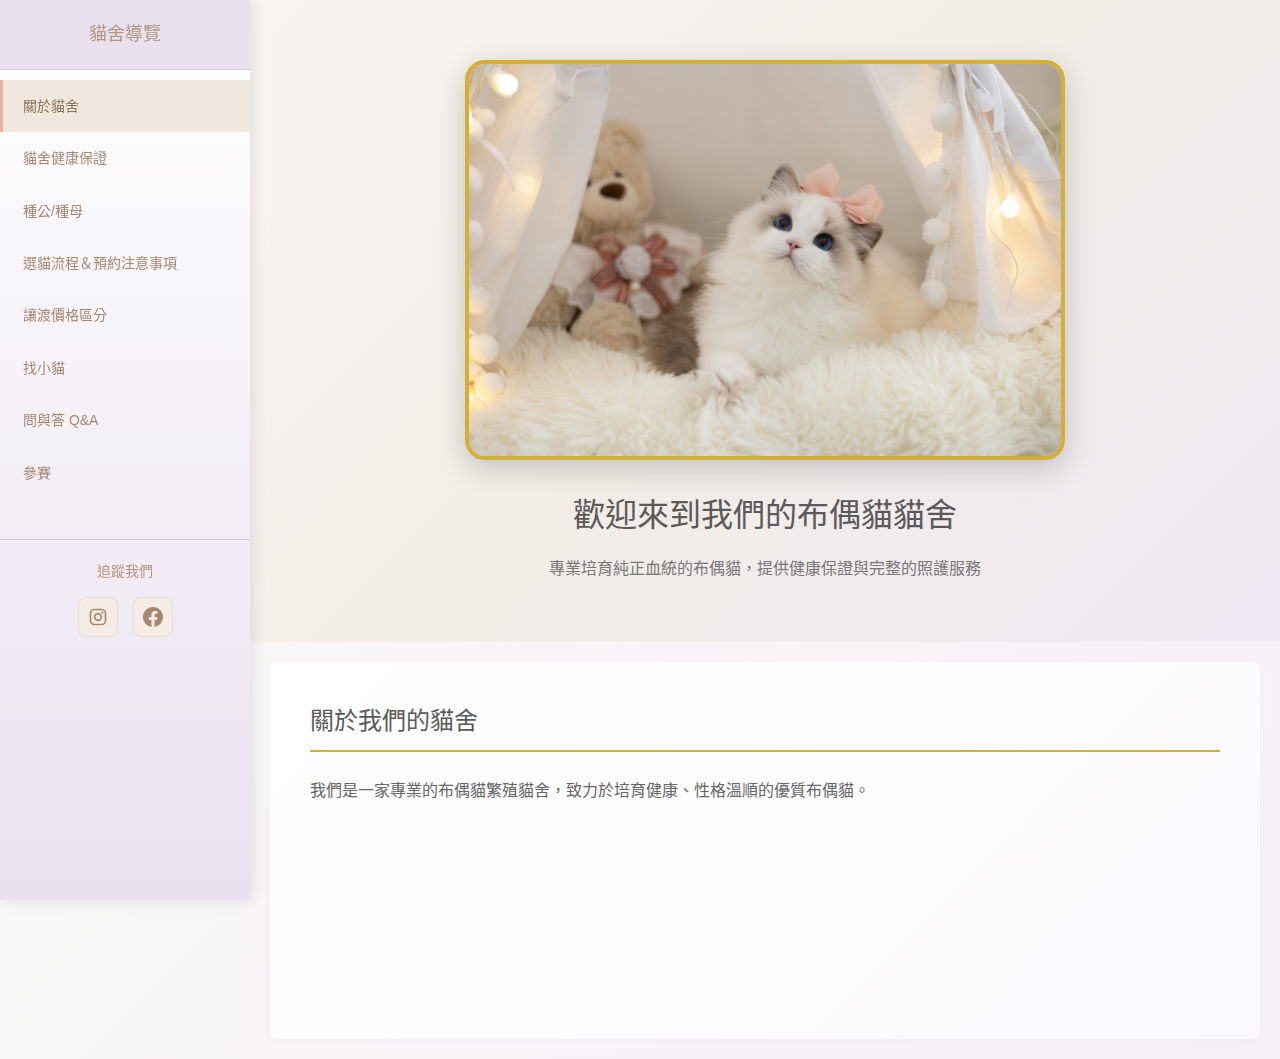
<file: index.html>
<!DOCTYPE html>
<html lang="zh-TW">
<head>
    <meta charset="UTF-8">
    <meta name="viewport" content="width=device-width, initial-scale=1.0">
    <title>布偶貓貓舍 - 首頁</title>
    <link rel="stylesheet" href="css/style.css">
</head>
<body>
    <div class="container">
        <nav class="sidebar">
            <div class="nav-header">
                <h2>貓舍導覽</h2>
            </div>
            <ul class="nav-menu">
                <li><a href="index.html" class="active">關於貓舍</a></li>
                <li><a href="pages/health-guarantee.html">貓舍健康保證</a></li>
                <li><a href="pages/breeding-cats.html">種公/種母</a></li>
                <li><a href="pages/adoption-process.html">選貓流程＆預約注意事項</a></li>
                <li><a href="pages/pricing.html">讓渡價格區分</a></li>
                <li><a href="pages/find-kitten.html">找小貓</a></li>
                <li><a href="pages/faq.html">問與答 Q&A</a></li>
                <li><a href="pages/competition.html">參賽</a></li>
            </ul>
            <div class="social-media">
                <h3>追蹤我們</h3>
                <div class="social-links">
                    <a href="https://www.instagram.com/bule_0319/" target="_blank" class="social-link" aria-label="Instagram">
                        <svg viewBox="0 0 24 24" class="social-icon">
                            <path fill="currentColor" d="M7.8,2H16.2C19.4,2 22,4.6 22,7.8V16.2A5.8,5.8 0 0,1 16.2,22H7.8C4.6,22 2,19.4 2,16.2V7.8A5.8,5.8 0 0,1 7.8,2M7.6,4A3.6,3.6 0 0,0 4,7.6V16.4C4,18.39 5.61,20 7.6,20H16.4A3.6,3.6 0 0,0 20,16.4V7.6C20,5.61 18.39,4 16.4,4H7.6M17.25,5.5A1.25,1.25 0 0,1 18.5,6.75A1.25,1.25 0 0,1 17.25,8A1.25,1.25 0 0,1 16,6.75A1.25,1.25 0 0,1 17.25,5.5M12,7A5,5 0 0,1 17,12A5,5 0 0,1 12,17A5,5 0 0,1 7,12A5,5 0 0,1 12,7M12,9A3,3 0 0,0 9,12A3,3 0 0,0 12,15A3,3 0 0,0 15,12A3,3 0 0,0 12,9Z"/>
                        </svg>
                    </a>
                    <a href="https://www.facebook.com" target="_blank" class="social-link" aria-label="Facebook">
                        <svg viewBox="0 0 24 24" class="social-icon">
                            <path fill="currentColor" d="M24 12.073c0-6.627-5.373-12-12-12s-12 5.373-12 12c0 5.99 4.388 10.954 10.125 11.854v-8.385H7.078v-3.47h3.047V9.43c0-3.007 1.792-4.669 4.533-4.669 1.312 0 2.686.235 2.686.235v2.953H15.83c-1.491 0-1.956.925-1.956 1.874v2.25h3.328l-.532 3.47h-2.796v8.385C19.612 23.027 24 18.062 24 12.073z"/>
                        </svg>
                    </a>
                </div>
            </div>
        </nav>
        
        <main class="main-content">
            <div class="hero-section">
                <div class="cat-images">
                    <img src="images/種公2.jpg" alt="布偶貓 Prince" class="hero-cat-image-large">
                </div>
                <div class="welcome-text">
                    <h1>歡迎來到我們的布偶貓貓舍</h1>
                    <p>專業培育純正血統的布偶貓，提供健康保證與完整的照護服務</p>
                </div>
            </div>
            
            <div class="content-section">
                <h2>關於我們的貓舍</h2>
                <div class="about-content">
                    <p>我們是一家專業的布偶貓繁殖貓舍，致力於培育健康、性格溫順的優質布偶貓。</p>
                    <div class="features">
                        <div class="feature-item">
                            <h3>純正血統</h3>
                            <p>所有貓咪都具備完整的血統證書</p>
                        </div>
                        <div class="feature-item">
                            <h3>健康保證</h3>
                            <p>提供完整的健康檢查和疫苗接種</p>
                        </div>
                        <div class="feature-item">
                            <h3>專業照護</h3>
                            <p>經驗豐富的專業團隊悉心照料每隻貓咪</p>
                        </div>
                    </div>
                </div>
            </div>
        </main>
    </div>
    <script src="js/script.js"></script>
</body>
</html>
</file>
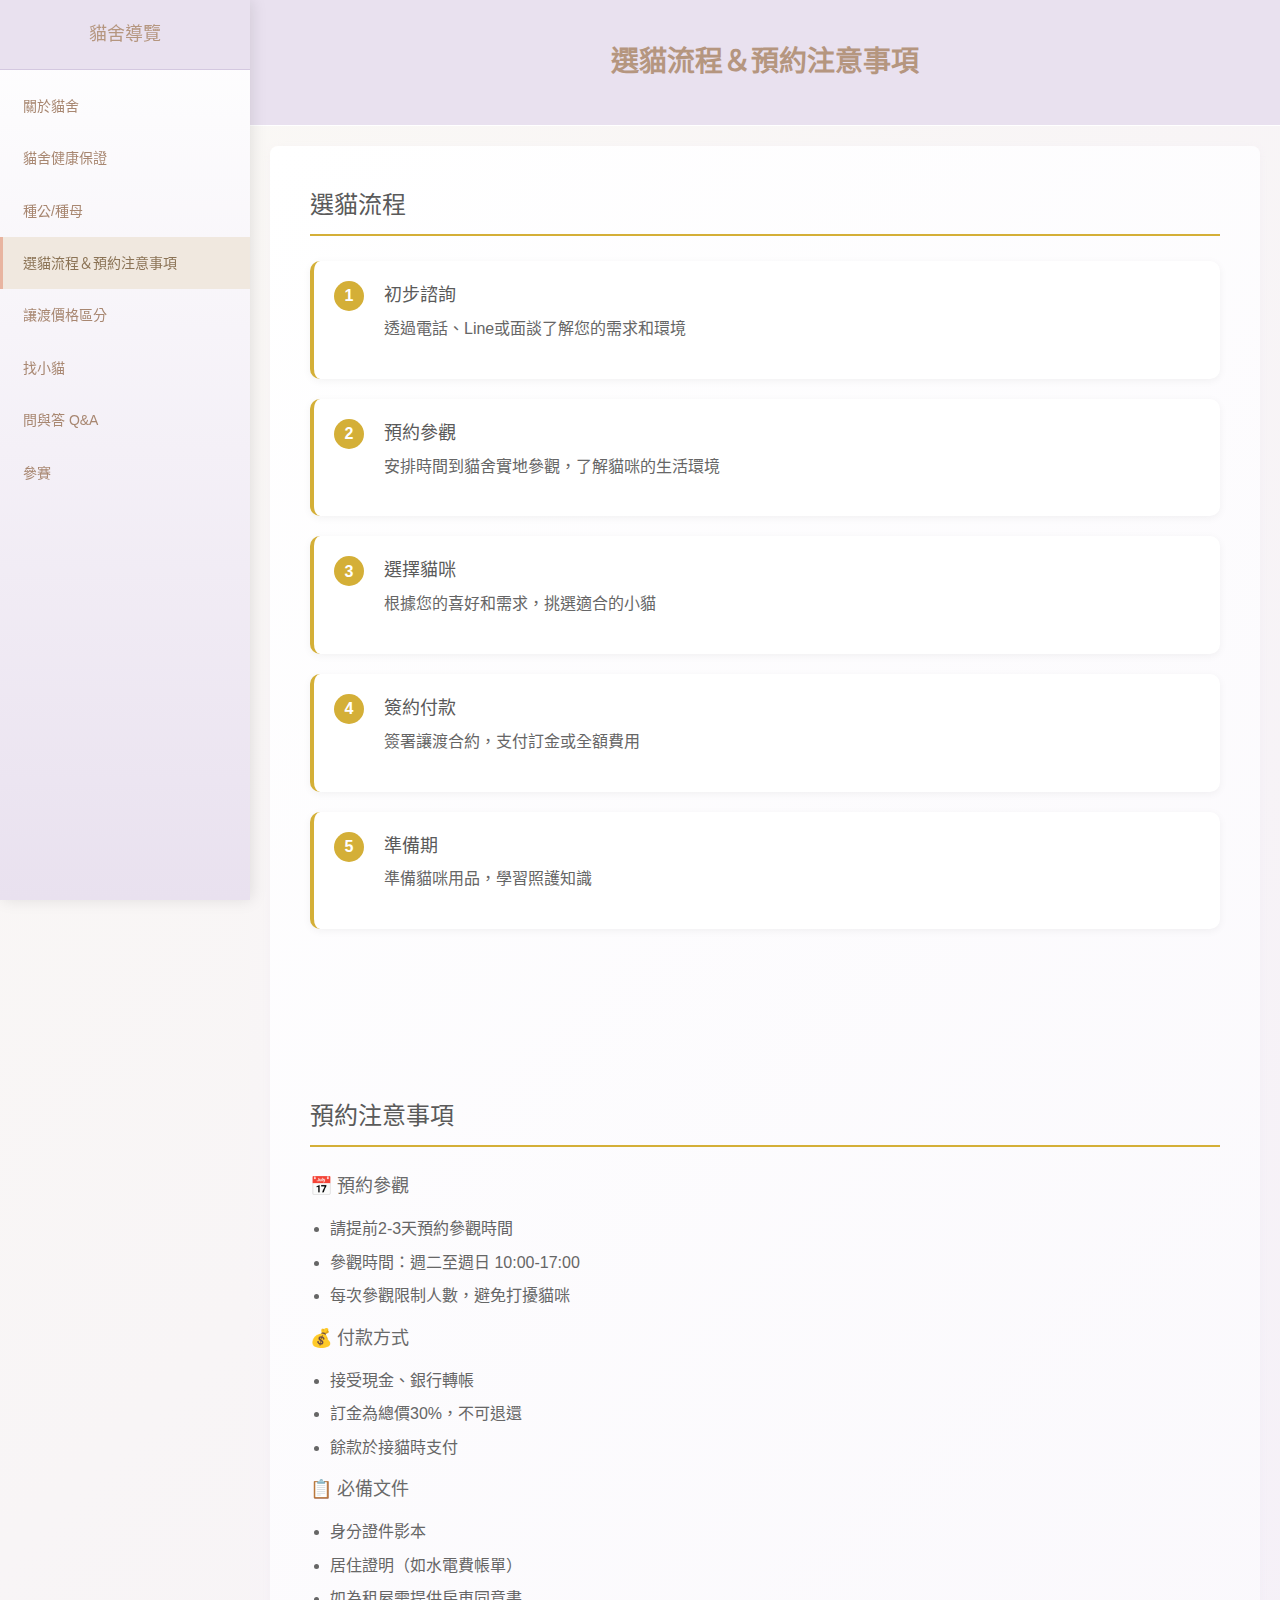
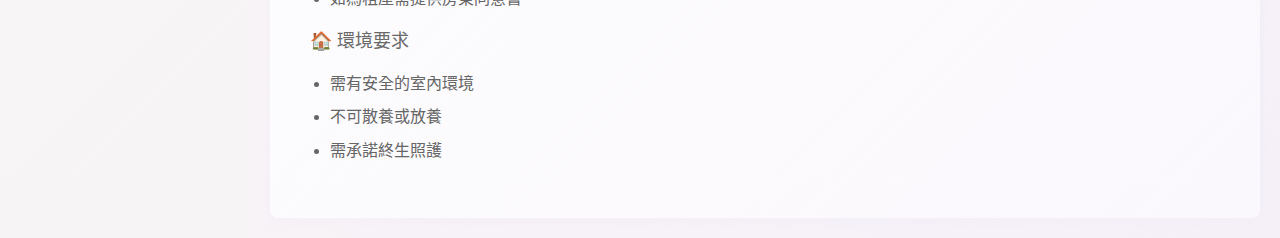
<file: pages/adoption-process.html>
<!DOCTYPE html>
<html lang="zh-TW">
<head>
    <meta charset="UTF-8">
    <meta name="viewport" content="width=device-width, initial-scale=1.0">
    <title>布偶貓貓舍 - 選貓流程＆預約注意事項</title>
    <link rel="stylesheet" href="../css/style.css">
</head>
<body>
    <div class="container">
        <nav class="sidebar">
            <div class="nav-header">
                <h2>貓舍導覽</h2>
            </div>
            <ul class="nav-menu">
                <li><a href="../index.html">關於貓舍</a></li>
                <li><a href="health-guarantee.html">貓舍健康保證</a></li>
                <li><a href="breeding-cats.html">種公/種母</a></li>
                <li><a href="adoption-process.html" class="active">選貓流程＆預約注意事項</a></li>
                <li><a href="pricing.html">讓渡價格區分</a></li>
                <li><a href="find-kitten.html">找小貓</a></li>
                <li><a href="faq.html">問與答 Q&A</a></li>
                <li><a href="competition.html">參賽</a></li>
            </ul>
        </nav>
        
        <main class="main-content">
            <div class="page-header">
                <h1>選貓流程＆預約注意事項</h1>
            </div>
            
            <div class="content-section">
                <div class="process-section">
                    <h2>選貓流程</h2>
                    <div class="process-steps">
                        <div class="step">
                            <div class="step-number">1</div>
                            <div class="step-content">
                                <h3>初步諮詢</h3>
                                <p>透過電話、Line或面談了解您的需求和環境</p>
                            </div>
                        </div>
                        
                        <div class="step">
                            <div class="step-number">2</div>
                            <div class="step-content">
                                <h3>預約參觀</h3>
                                <p>安排時間到貓舍實地參觀，了解貓咪的生活環境</p>
                            </div>
                        </div>
                        
                        <div class="step">
                            <div class="step-number">3</div>
                            <div class="step-content">
                                <h3>選擇貓咪</h3>
                                <p>根據您的喜好和需求，挑選適合的小貓</p>
                            </div>
                        </div>
                        
                        <div class="step">
                            <div class="step-number">4</div>
                            <div class="step-content">
                                <h3>簽約付款</h3>
                                <p>簽署讓渡合約，支付訂金或全額費用</p>
                            </div>
                        </div>
                        
                        <div class="step">
                            <div class="step-number">5</div>
                            <div class="step-content">
                                <h3>準備期</h3>
                                <p>準備貓咪用品，學習照護知識</p>
                            </div>
                        </div>
                        
                        <div class="step">
                            <div class="step-number">6</div>
                            <div class="step-content">
                                <h3>接回貓咪</h3>
                                <p>貓咪滿10-12週齡後，完成疫苗接種即可接回</p>
                            </div>
                        </div>
                    </div>
                </div>
                
                <div class="notice-section">
                    <h2>預約注意事項</h2>
                    <div class="notice-list">
                        <div class="notice-item">
                            <h3>📅 預約參觀</h3>
                            <ul>
                                <li>請提前2-3天預約參觀時間</li>
                                <li>參觀時間：週二至週日 10:00-17:00</li>
                                <li>每次參觀限制人數，避免打擾貓咪</li>
                            </ul>
                        </div>
                        
                        <div class="notice-item">
                            <h3>💰 付款方式</h3>
                            <ul>
                                <li>接受現金、銀行轉帳</li>
                                <li>訂金為總價30%，不可退還</li>
                                <li>餘款於接貓時支付</li>
                            </ul>
                        </div>
                        
                        <div class="notice-item">
                            <h3>📋 必備文件</h3>
                            <ul>
                                <li>身分證件影本</li>
                                <li>居住證明（如水電費帳單）</li>
                                <li>如為租屋需提供房東同意書</li>
                            </ul>
                        </div>
                        
                        <div class="notice-item">
                            <h3>🏠 環境要求</h3>
                            <ul>
                                <li>需有安全的室內環境</li>
                                <li>不可散養或放養</li>
                                <li>需承諾終生照護</li>
                            </ul>
                        </div>
                    </div>
                </div>
            </div>
        </main>
    </div>
    <script src="../js/script.js"></script>
</body>
</html>
</file>
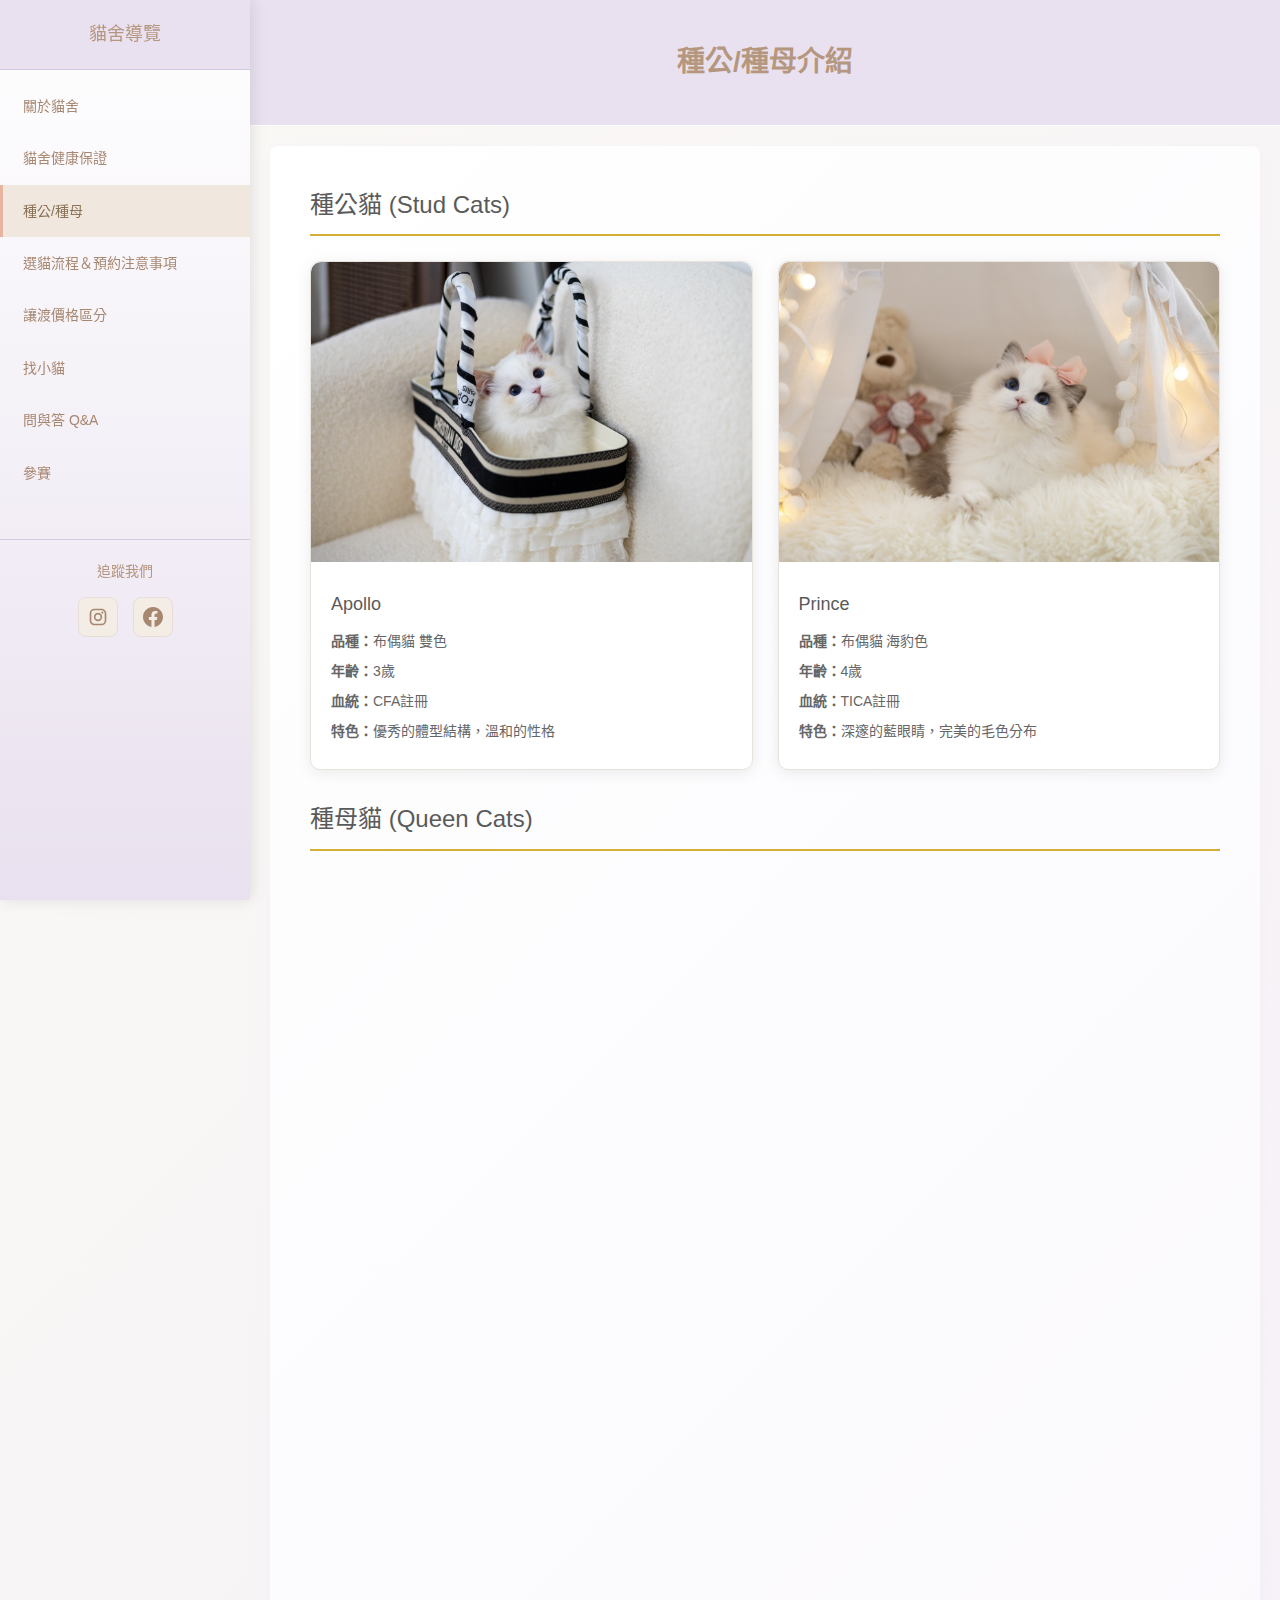
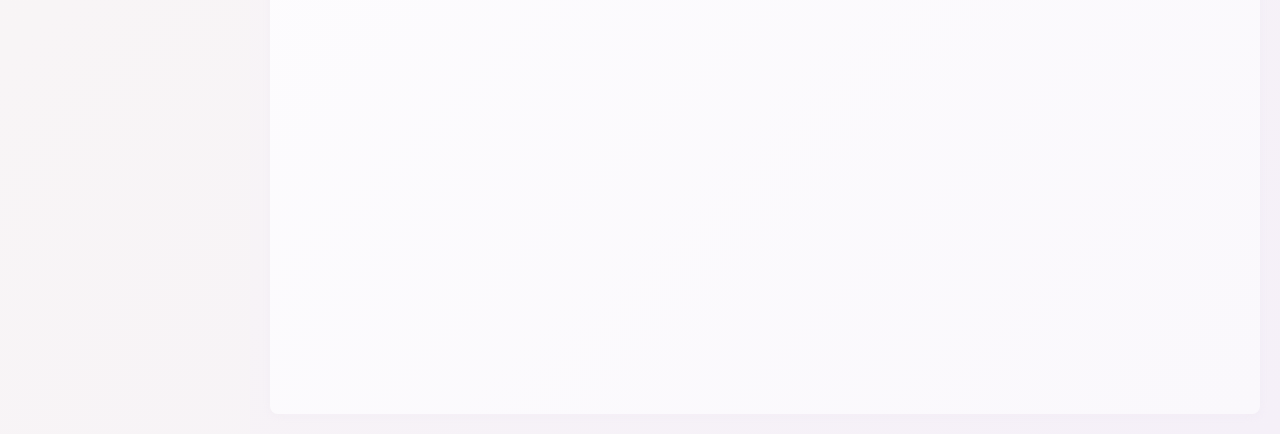
<file: pages/breeding-cats.html>
<!DOCTYPE html>
<html lang="zh-TW">
<head>
    <meta charset="UTF-8">
    <meta name="viewport" content="width=device-width, initial-scale=1.0">
    <title>布偶貓貓舍 - 種公/種母</title>
    <link rel="stylesheet" href="../css/style.css">
</head>
<body>
    <div class="container">
        <nav class="sidebar">
            <div class="nav-header">
                <h2>貓舍導覽</h2>
            </div>
            <ul class="nav-menu">
                <li><a href="../index.html">關於貓舍</a></li>
                <li><a href="health-guarantee.html">貓舍健康保證</a></li>
                <li><a href="breeding-cats.html" class="active">種公/種母</a></li>
                <li><a href="adoption-process.html">選貓流程＆預約注意事項</a></li>
                <li><a href="pricing.html">讓渡價格區分</a></li>
                <li><a href="find-kitten.html">找小貓</a></li>
                <li><a href="faq.html">問與答 Q&A</a></li>
                <li><a href="competition.html">參賽</a></li>
            </ul>
            <div class="social-media">
                <h3>追蹤我們</h3>
                <div class="social-links">
                    <a href="https://www.instagram.com/bule_0319/" target="_blank" class="social-link" aria-label="Instagram">
                        <svg viewBox="0 0 24 24" class="social-icon">
                            <path fill="currentColor" d="M7.8,2H16.2C19.4,2 22,4.6 22,7.8V16.2A5.8,5.8 0 0,1 16.2,22H7.8C4.6,22 2,19.4 2,16.2V7.8A5.8,5.8 0 0,1 7.8,2M7.6,4A3.6,3.6 0 0,0 4,7.6V16.4C4,18.39 5.61,20 7.6,20H16.4A3.6,3.6 0 0,0 20,16.4V7.6C20,5.61 18.39,4 16.4,4H7.6M17.25,5.5A1.25,1.25 0 0,1 18.5,6.75A1.25,1.25 0 0,1 17.25,8A1.25,1.25 0 0,1 16,6.75A1.25,1.25 0 0,1 17.25,5.5M12,7A5,5 0 0,1 17,12A5,5 0 0,1 12,17A5,5 0 0,1 7,12A5,5 0 0,1 12,7M12,9A3,3 0 0,0 9,12A3,3 0 0,0 12,15A3,3 0 0,0 15,12A3,3 0 0,0 12,9Z"/>
                        </svg>
                    </a>
                    <a href="https://www.facebook.com" target="_blank" class="social-link" aria-label="Facebook">
                        <svg viewBox="0 0 24 24" class="social-icon">
                            <path fill="currentColor" d="M24 12.073c0-6.627-5.373-12-12-12s-12 5.373-12 12c0 5.99 4.388 10.954 10.125 11.854v-8.385H7.078v-3.47h3.047V9.43c0-3.007 1.792-4.669 4.533-4.669 1.312 0 2.686.235 2.686.235v2.953H15.83c-1.491 0-1.956.925-1.956 1.874v2.25h3.328l-.532 3.47h-2.796v8.385C19.612 23.027 24 18.062 24 12.073z"/>
                        </svg>
                    </a>
                </div>
            </div>
        </nav>
        
        <main class="main-content">
            <div class="page-header">
                <h1>種公/種母介紹</h1>
            </div>
            
            <div class="content-section">
                <div class="breeding-section">
                    <h2>種公貓 (Stud Cats)</h2>
                    <div class="cat-grid">
                        <div class="cat-card">
                            <img src="../images/種公1.jpg" alt="Apollo - 布偶貓種公" class="cat-image">
                            <div class="cat-info">
                                <h3>Apollo</h3>
                                <p><strong>品種：</strong>布偶貓 雙色</p>
                                <p><strong>年齡：</strong>3歲</p>
                                <p><strong>血統：</strong>CFA註冊</p>
                                <p><strong>特色：</strong>優秀的體型結構，溫和的性格</p>
                            </div>
                        </div>
                        
                        <div class="cat-card">
                            <img src="../images/種公2.jpg" alt="Prince - 布偶貓種公" class="cat-image">
                            <div class="cat-info">
                                <h3>Prince</h3>
                                <p><strong>品種：</strong>布偶貓 海豹色</p>
                                <p><strong>年齡：</strong>4歲</p>
                                <p><strong>血統：</strong>TICA註冊</p>
                                <p><strong>特色：</strong>深邃的藍眼睛，完美的毛色分布</p>
                            </div>
                        </div>
                    </div>
                </div>
                
                <div class="breeding-section">
                    <h2>種母貓 (Queen Cats)</h2>
                    <div class="cat-grid">
                        <div class="cat-card">
                            <img src="../images/種母1.jpg" alt="Bella - 布偶貓種母" class="cat-image">
                            <div class="cat-info">
                                <h3>Bella</h3>
                                <p><strong>品種：</strong>布偶貓 藍色雙色</p>
                                <p><strong>年齡：</strong>2歲</p>
                                <p><strong>血統：</strong>CFA註冊</p>
                                <p><strong>特色：</strong>優秀的育雛能力，溫柔的母性本能</p>
                            </div>
                        </div>
                        
                        <div class="cat-card">
                            <img src="../images/種母2.jpg" alt="Luna - 布偶貓種母" class="cat-image">
                            <div class="cat-info">
                                <h3>Luna</h3>
                                <p><strong>品種：</strong>布偶貓 海豹雙色</p>
                                <p><strong>年齡：</strong>3歲</p>
                                <p><strong>血統：</strong>TICA註冊</p>
                                <p><strong>特色：</strong>完美的花紋分布，健康的體質</p>
                            </div>
                        </div>
                        
                        <div class="cat-card">
                            <img src="../images/種母3.jpg" alt="Angel - 布偶貓種母" class="cat-image">
                            <div class="cat-info">
                                <h3>Angel</h3>
                                <p><strong>品種：</strong>布偶貓 巧克力雙色</p>
                                <p><strong>年齡：</strong>2歲</p>
                                <p><strong>血統：</strong>CFA註冊</p>
                                <p><strong>特色：</strong>稀有巧克力色系，優雅的姿態</p>
                            </div>
                        </div>
                        
                        <div class="cat-card">
                            <img src="../images/種母4.jpg" alt="Grace - 布偶貓種母" class="cat-image">
                            <div class="cat-info">
                                <h3>Grace</h3>
                                <p><strong>品種：</strong>布偶貓 淡紫雙色</p>
                                <p><strong>年齡：</strong>3歲</p>
                                <p><strong>血統：</strong>TICA註冊</p>
                                <p><strong>特色：</strong>珍稀的淡紫色系，溫和的性格</p>
                            </div>
                        </div>
                    </div>
                </div>
            </div>
        </main>
    </div>
    <script src="../js/script.js"></script>
</body>
</html>
</file>
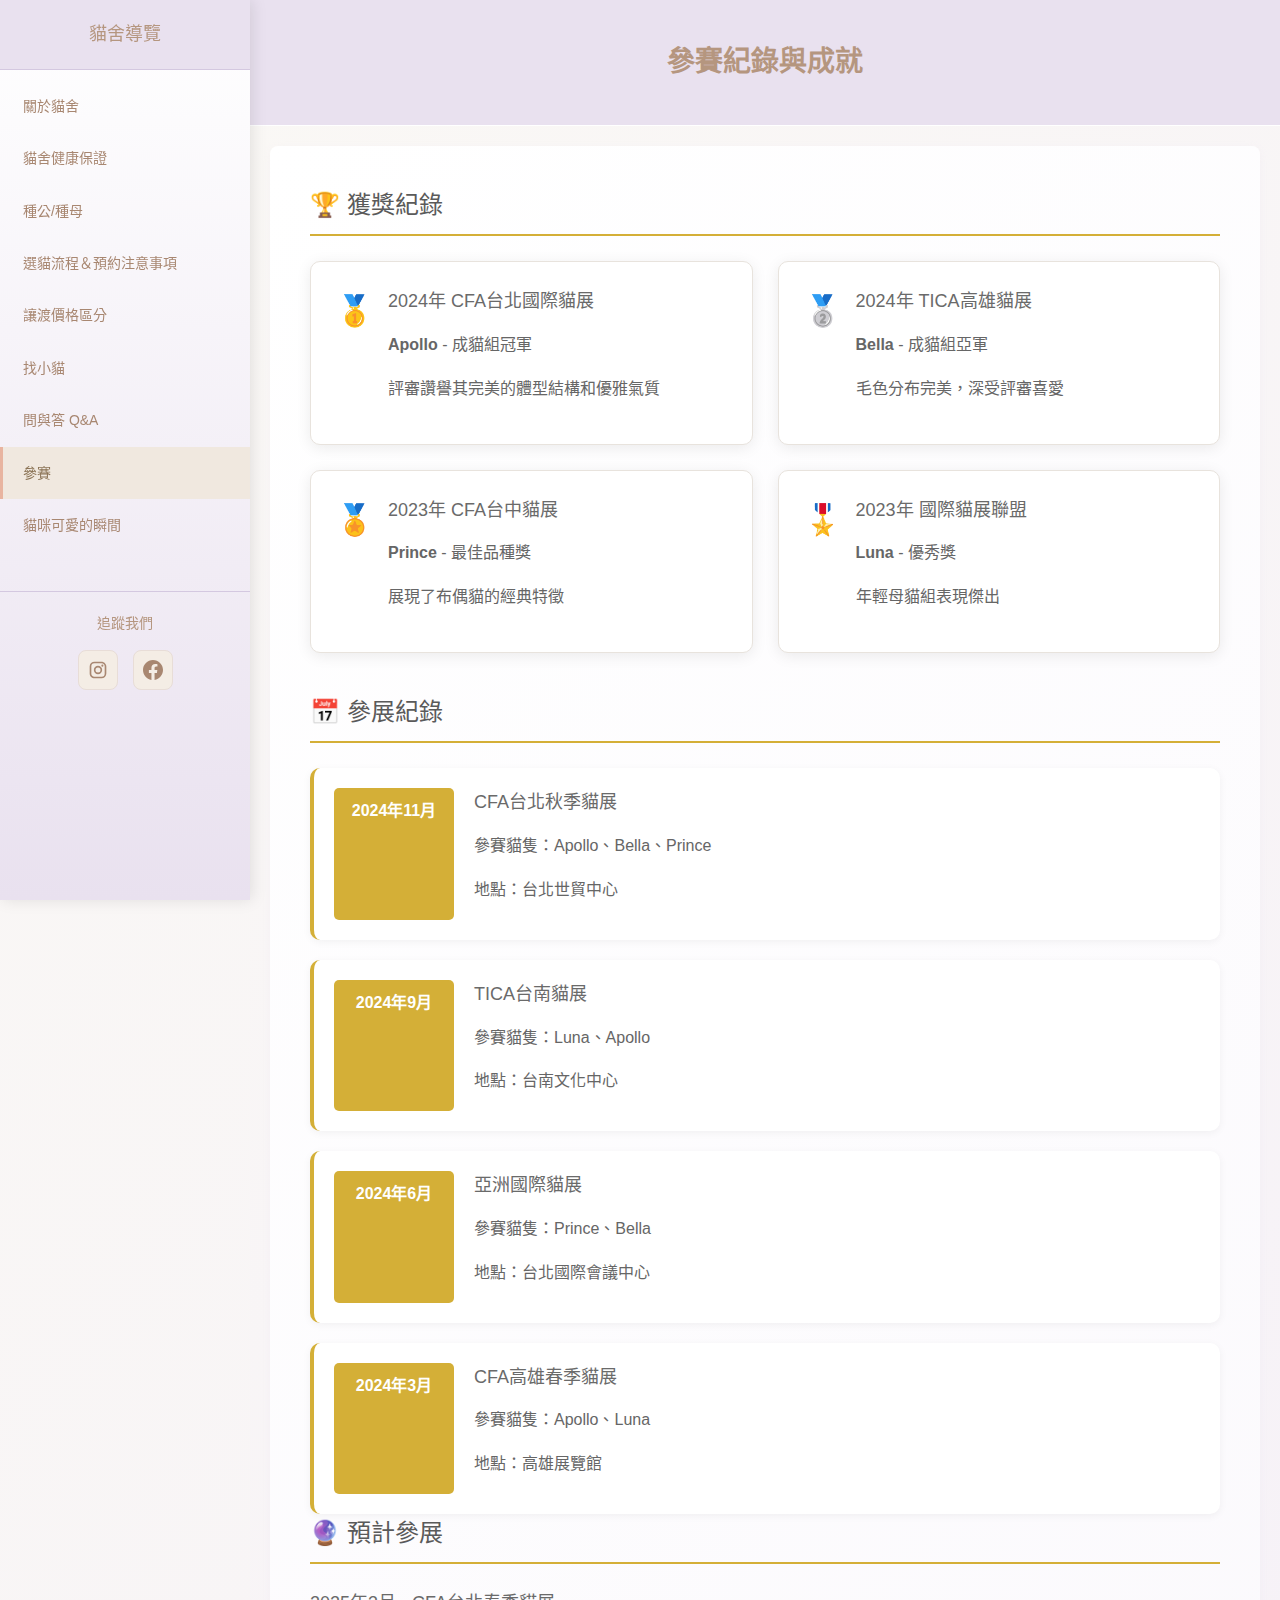
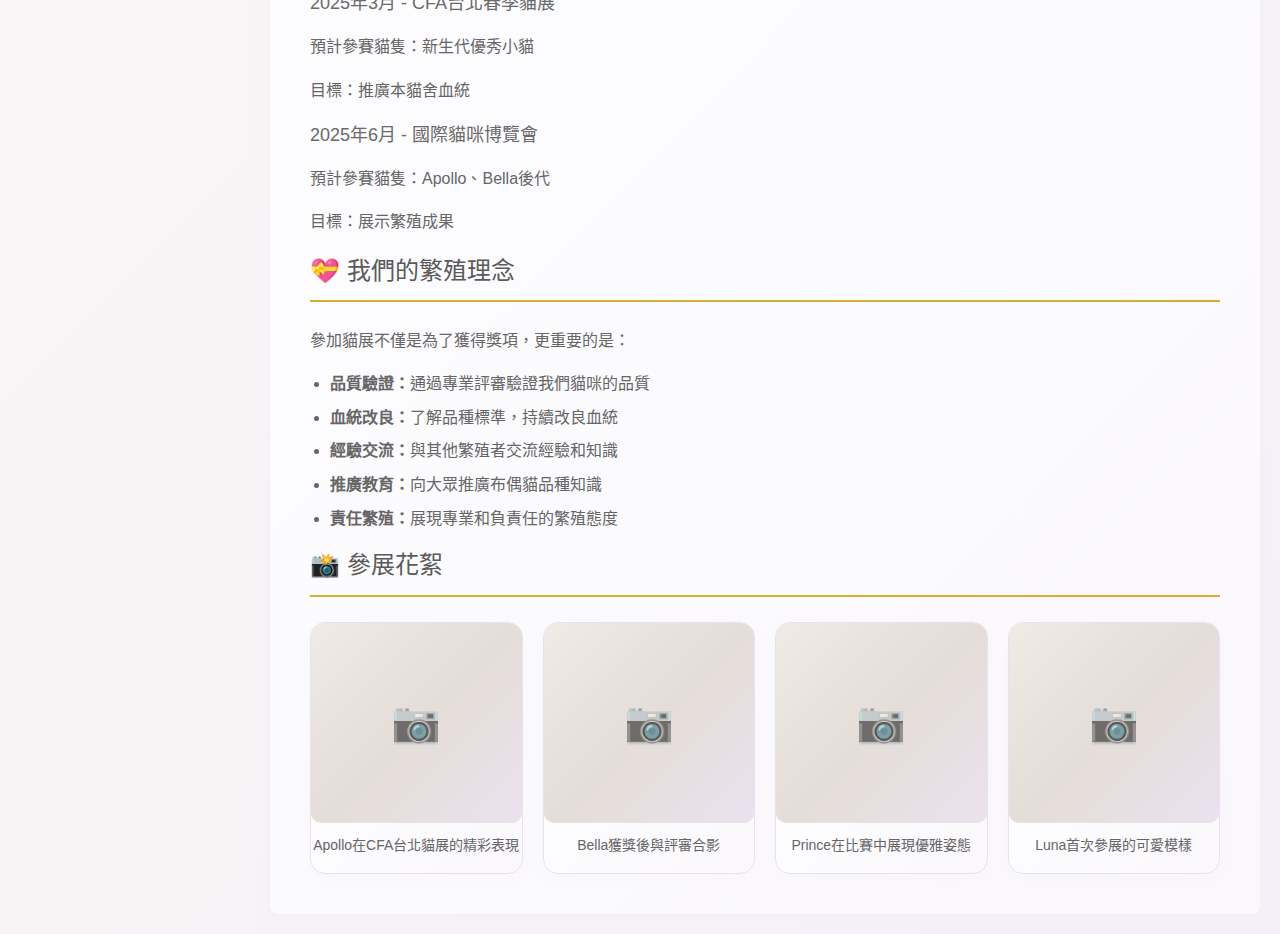
<file: pages/competition.html>
<!DOCTYPE html>
<html lang="zh-TW">
<head>
    <meta charset="UTF-8">
    <meta name="viewport" content="width=device-width, initial-scale=1.0">
    <title>布偶貓貓舍 - 參賽</title>
    <link rel="stylesheet" href="../css/style.css">
</head>
<body>
    <div class="container">
        <nav class="sidebar">
            <div class="nav-header">
                <h2>貓舍導覽</h2>
            </div>
            <ul class="nav-menu">
                <li><a href="../index.html">關於貓舍</a></li>
                <li><a href="health-guarantee.html">貓舍健康保證</a></li>
                <li><a href="breeding-cats.html">種公/種母</a></li>
                <li><a href="adoption-process.html">選貓流程＆預約注意事項</a></li>
                <li><a href="pricing.html">讓渡價格區分</a></li>
                <li><a href="find-kitten.html">找小貓</a></li>
                <li><a href="faq.html">問與答 Q&A</a></li>
                <li><a href="competition.html" class="active">參賽</a></li>
                <li><a href="cute-moments.html">貓咪可愛的瞬間</a></li>
            </ul>
            <div class="social-media">
                <h3>追蹤我們</h3>
                <div class="social-links">
                    <a href="https://www.instagram.com/bule_0319/" target="_blank" class="social-link" aria-label="Instagram">
                        <svg viewBox="0 0 24 24" class="social-icon">
                            <path fill="currentColor" d="M7.8,2H16.2C19.4,2 22,4.6 22,7.8V16.2A5.8,5.8 0 0,1 16.2,22H7.8C4.6,22 2,19.4 2,16.2V7.8A5.8,5.8 0 0,1 7.8,2M7.6,4A3.6,3.6 0 0,0 4,7.6V16.4C4,18.39 5.61,20 7.6,20H16.4A3.6,3.6 0 0,0 20,16.4V7.6C20,5.61 18.39,4 16.4,4H7.6M17.25,5.5A1.25,1.25 0 0,1 18.5,6.75A1.25,1.25 0 0,1 17.25,8A1.25,1.25 0 0,1 16,6.75A1.25,1.25 0 0,1 17.25,5.5M12,7A5,5 0 0,1 17,12A5,5 0 0,1 12,17A5,5 0 0,1 7,12A5,5 0 0,1 12,7M12,9A3,3 0 0,0 9,12A3,3 0 0,0 12,15A3,3 0 0,0 15,12A3,3 0 0,0 12,9Z"/>
                        </svg>
                    </a>
                    <a href="https://www.facebook.com" target="_blank" class="social-link" aria-label="Facebook">
                        <svg viewBox="0 0 24 24" class="social-icon">
                            <path fill="currentColor" d="M24 12.073c0-6.627-5.373-12-12-12s-12 5.373-12 12c0 5.99 4.388 10.954 10.125 11.854v-8.385H7.078v-3.47h3.047V9.43c0-3.007 1.792-4.669 4.533-4.669 1.312 0 2.686.235 2.686.235v2.953H15.83c-1.491 0-1.956.925-1.956 1.874v2.25h3.328l-.532 3.47h-2.796v8.385C19.612 23.027 24 18.062 24 12.073z"/>
                        </svg>
                    </a>
                </div>
            </div>
        </nav>
        
        <main class="main-content">
            <div class="page-header">
                <h1>參賽紀錄與成就</h1>
            </div>
            
            <div class="content-section">
                <div class="awards-section">
                    <h2>🏆 獲獎紀錄</h2>
                    <div class="awards-grid">
                        <div class="award-item">
                            <div class="award-icon">🥇</div>
                            <div class="award-details">
                                <h3>2024年 CFA台北國際貓展</h3>
                                <p><strong>Apollo</strong> - 成貓組冠軍</p>
                                <p>評審讚譽其完美的體型結構和優雅氣質</p>
                            </div>
                        </div>
                        
                        <div class="award-item">
                            <div class="award-icon">🥈</div>
                            <div class="award-details">
                                <h3>2024年 TICA高雄貓展</h3>
                                <p><strong>Bella</strong> - 成貓組亞軍</p>
                                <p>毛色分布完美，深受評審喜愛</p>
                            </div>
                        </div>
                        
                        <div class="award-item">
                            <div class="award-icon">🏅</div>
                            <div class="award-details">
                                <h3>2023年 CFA台中貓展</h3>
                                <p><strong>Prince</strong> - 最佳品種獎</p>
                                <p>展現了布偶貓的經典特徵</p>
                            </div>
                        </div>
                        
                        <div class="award-item">
                            <div class="award-icon">🎖️</div>
                            <div class="award-details">
                                <h3>2023年 國際貓展聯盟</h3>
                                <p><strong>Luna</strong> - 優秀獎</p>
                                <p>年輕母貓組表現傑出</p>
                            </div>
                        </div>
                    </div>
                </div>
                
                <div class="shows-participation">
                    <h2>📅 參展紀錄</h2>
                    <div class="shows-timeline">
                        <div class="show-item">
                            <div class="show-date">2024年11月</div>
                            <div class="show-details">
                                <h3>CFA台北秋季貓展</h3>
                                <p>參賽貓隻：Apollo、Bella、Prince</p>
                                <p>地點：台北世貿中心</p>
                            </div>
                        </div>
                        
                        <div class="show-item">
                            <div class="show-date">2024年9月</div>
                            <div class="show-details">
                                <h3>TICA台南貓展</h3>
                                <p>參賽貓隻：Luna、Apollo</p>
                                <p>地點：台南文化中心</p>
                            </div>
                        </div>
                        
                        <div class="show-item">
                            <div class="show-date">2024年6月</div>
                            <div class="show-details">
                                <h3>亞洲國際貓展</h3>
                                <p>參賽貓隻：Prince、Bella</p>
                                <p>地點：台北國際會議中心</p>
                            </div>
                        </div>
                        
                        <div class="show-item">
                            <div class="show-date">2024年3月</div>
                            <div class="show-details">
                                <h3>CFA高雄春季貓展</h3>
                                <p>參賽貓隻：Apollo、Luna</p>
                                <p>地點：高雄展覽館</p>
                            </div>
                        </div>
                    </div>
                </div>
                
                <div class="future-shows">
                    <h2>🔮 預計參展</h2>
                    <div class="upcoming-shows">
                        <div class="upcoming-show">
                            <h3>2025年3月 - CFA台北春季貓展</h3>
                            <p>預計參賽貓隻：新生代優秀小貓</p>
                            <p>目標：推廣本貓舍血統</p>
                        </div>
                        
                        <div class="upcoming-show">
                            <h3>2025年6月 - 國際貓咪博覽會</h3>
                            <p>預計參賽貓隻：Apollo、Bella後代</p>
                            <p>目標：展示繁殖成果</p>
                        </div>
                    </div>
                </div>
                
                <div class="breeding-philosophy">
                    <h2>💝 我們的繁殖理念</h2>
                    <div class="philosophy-content">
                        <p>參加貓展不僅是為了獲得獎項，更重要的是：</p>
                        <ul>
                            <li><strong>品質驗證：</strong>通過專業評審驗證我們貓咪的品質</li>
                            <li><strong>血統改良：</strong>了解品種標準，持續改良血統</li>
                            <li><strong>經驗交流：</strong>與其他繁殖者交流經驗和知識</li>
                            <li><strong>推廣教育：</strong>向大眾推廣布偶貓品種知識</li>
                            <li><strong>責任繁殖：</strong>展現專業和負責任的繁殖態度</li>
                        </ul>
                    </div>
                </div>
                
                <div class="show-gallery">
                    <h2>📸 參展花絮</h2>
                    <div class="gallery-grid">
                        <div class="gallery-item">
                            <div class="photo-placeholder"></div>
                            <p>Apollo在CFA台北貓展的精彩表現</p>
                        </div>
                        <div class="gallery-item">
                            <div class="photo-placeholder"></div>
                            <p>Bella獲獎後與評審合影</p>
                        </div>
                        <div class="gallery-item">
                            <div class="photo-placeholder"></div>
                            <p>Prince在比賽中展現優雅姿態</p>
                        </div>
                        <div class="gallery-item">
                            <div class="photo-placeholder"></div>
                            <p>Luna首次參展的可愛模樣</p>
                        </div>
                    </div>
                </div>
            </div>
        </main>
    </div>
    <script src="../js/script.js"></script>
</body>
</html>
</file>
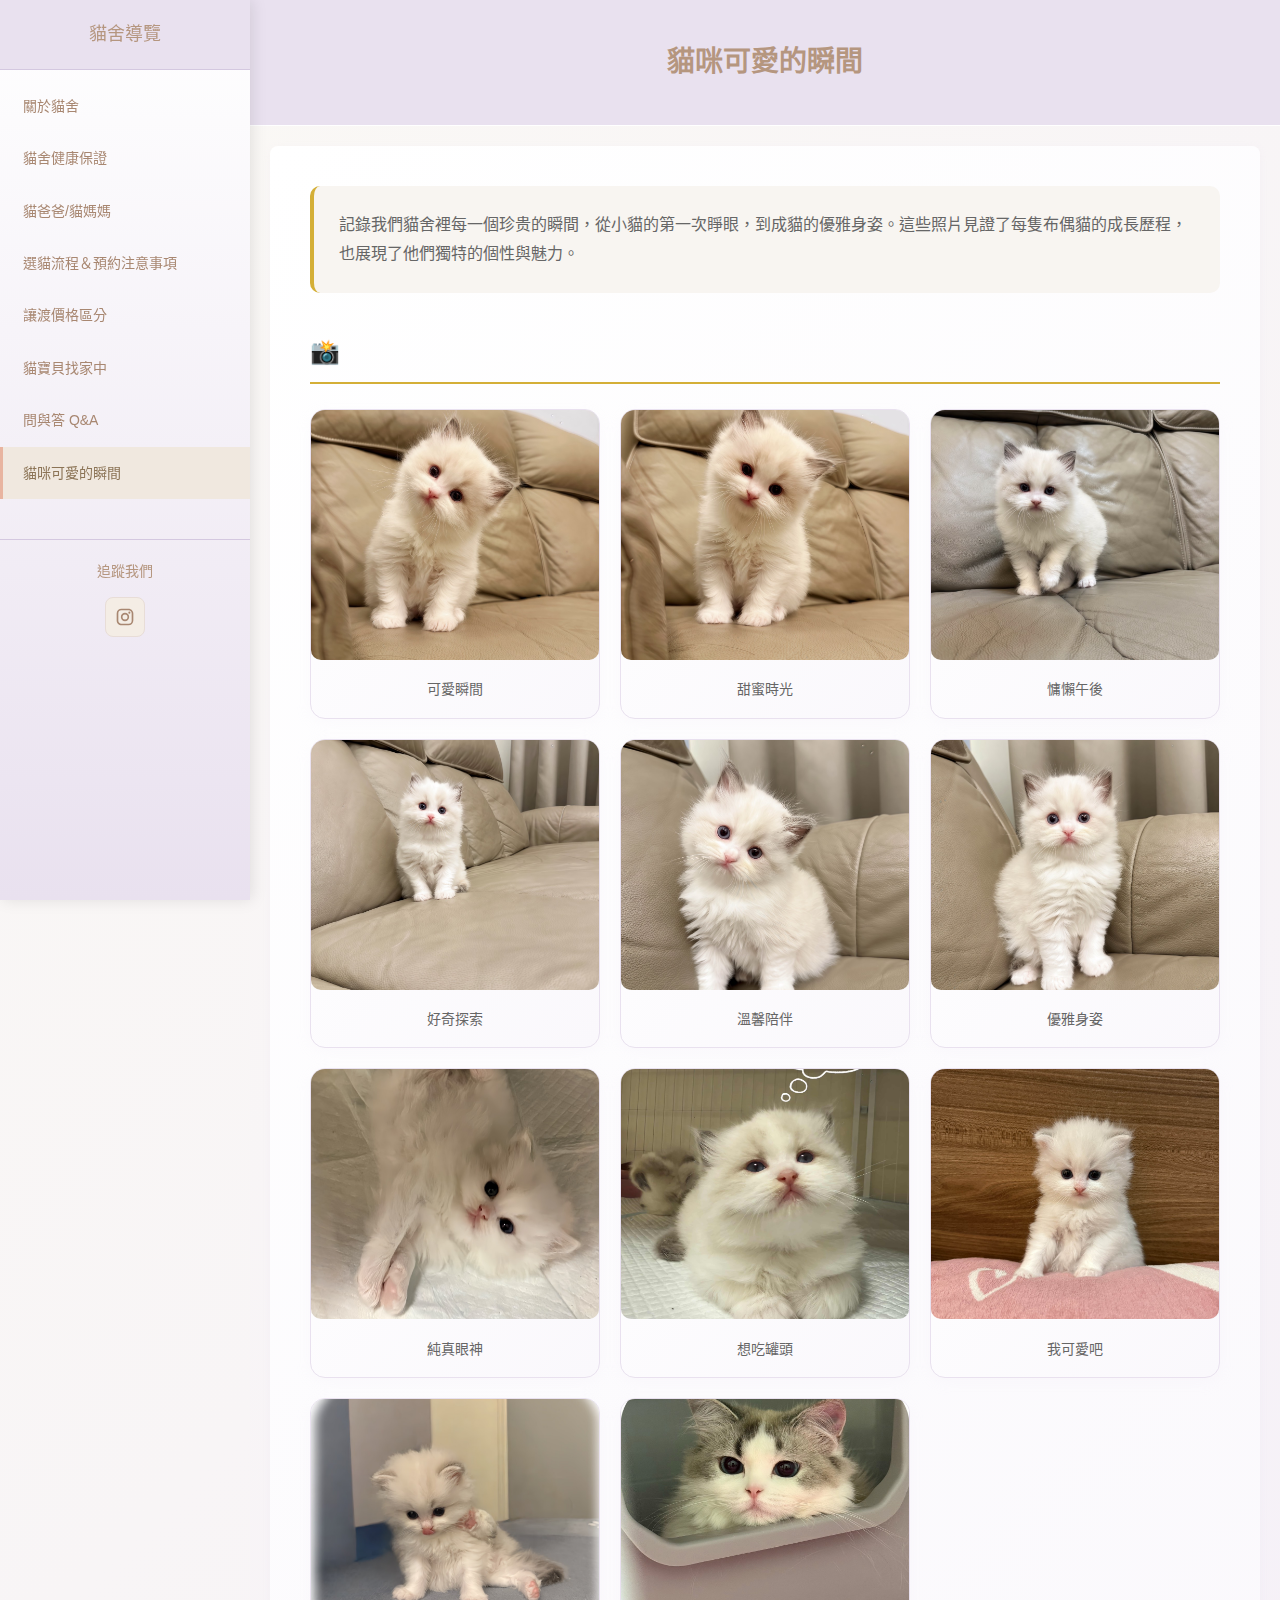
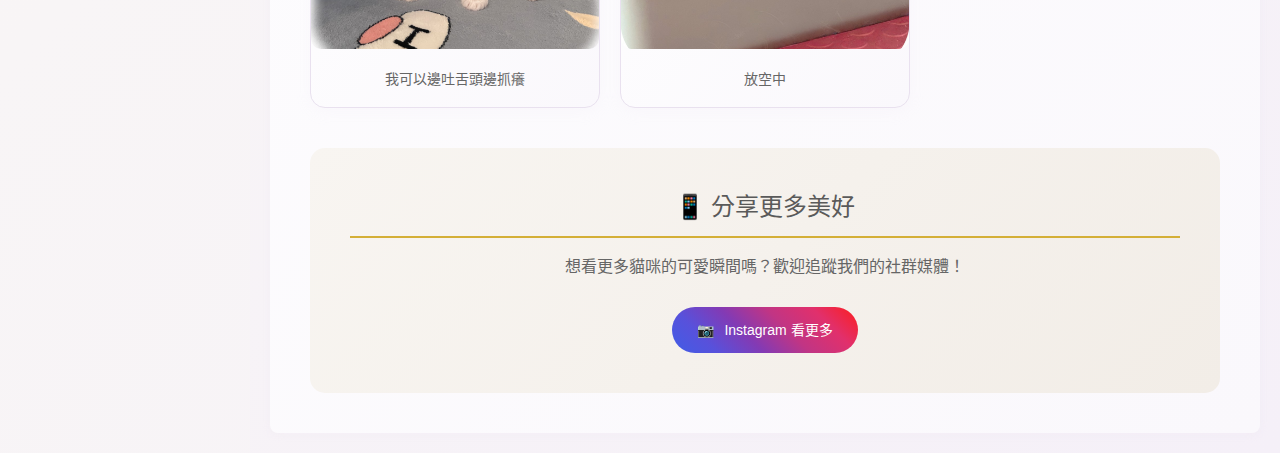
<file: pages/cute-moments.html>
<!DOCTYPE html>
<html lang="zh-TW">
<head>
    <meta charset="UTF-8">
    <meta name="viewport" content="width=device-width, initial-scale=1.0">
    <title>布偶貓貓舍 - 貓咪可愛的瞬間</title>
    <link rel="stylesheet" href="../css/style.css">
</head>
<body>
    <div class="container">
        <nav class="sidebar">
            <div class="nav-header">
                <h2>貓舍導覽</h2>
            </div>
            <ul class="nav-menu">
                <li><a href="../index.html">關於貓舍</a></li>
                <li><a href="health-guarantee.html">貓舍健康保證</a></li>
                <li><a href="breeding-cats.html">貓爸爸/貓媽媽</a></li>
                <li><a href="adoption-process.html">選貓流程＆預約注意事項</a></li>
                <li><a href="pricing.html">讓渡價格區分</a></li>
                <li><a href="find-kitten.html">貓寶貝找家中</a></li>
                <li><a href="faq.html">問與答 Q&A</a></li>
                <!-- <li><a href="competition.html">參賽</a></li> -->
                <li><a href="cute-moments.html" class="active">貓咪可愛的瞬間</a></li>
            </ul>
            <div class="social-media">
                <h3>追蹤我們</h3>
                <div class="social-links">
                    <a href="https://www.instagram.com/bule_0319/" target="_blank" class="social-link" aria-label="Instagram">
                        <svg viewBox="0 0 24 24" class="social-icon">
                            <path fill="currentColor" d="M7.8,2H16.2C19.4,2 22,4.6 22,7.8V16.2A5.8,5.8 0 0,1 16.2,22H7.8C4.6,22 2,19.4 2,16.2V7.8A5.8,5.8 0 0,1 7.8,2M7.6,4A3.6,3.6 0 0,0 4,7.6V16.4C4,18.39 5.61,20 7.6,20H16.4A3.6,3.6 0 0,0 20,16.4V7.6C20,5.61 18.39,4 16.4,4H7.6M17.25,5.5A1.25,1.25 0 0,1 18.5,6.75A1.25,1.25 0 0,1 17.25,8A1.25,1.25 0 0,1 16,6.75A1.25,1.25 0 0,1 17.25,5.5M12,7A5,5 0 0,1 17,12A5,5 0 0,1 12,17A5,5 0 0,1 7,12A5,5 0 0,1 12,7M12,9A3,3 0 0,0 9,12A3,3 0 0,0 12,15A3,3 0 0,0 15,12A3,3 0 0,0 12,9Z"/>
                        </svg>
                    </a>
                </div>
            </div>
        </nav>
        
        <main class="main-content">
            <div class="page-header">
                <h1>貓咪可愛的瞬間</h1>
            </div>
            
            <div class="content-section">
                <div class="moments-intro">
                    <p>記錄我們貓舍裡每一個珍贵的瞬間，從小貓的第一次睜眼，到成貓的優雅身姿。這些照片見證了每隻布偶貓的成長歷程，也展現了他們獨特的個性與魅力。</p>
                </div>
                
                <div class="photo-gallery">
                    <h2>📸 </h2>
                    <div class="gallery-grid">
                        <div class="gallery-item">
                            <img src="../images/可愛1.jpg" alt="布偶貓" class="gallery-img">
                            <p class="gallery-caption">可愛瞬間</p>
                        </div>

                        <div class="gallery-item">
                            <img src="../images/可愛2.jpg" alt="布偶貓" class="gallery-img">
                            <p class="gallery-caption">甜蜜時光</p>
                        </div>

                        <div class="gallery-item">
                            <img src="../images/可愛3.jpg" alt="布偶貓" class="gallery-img">
                            <p class="gallery-caption">慵懶午後</p>
                        </div>

                        <div class="gallery-item">
                            <img src="../images/可愛4.jpg" alt="布偶貓" class="gallery-img">
                            <p class="gallery-caption">好奇探索</p>
                        </div>

                        <div class="gallery-item">
                            <img src="../images/可愛5.jpg" alt="布偶貓" class="gallery-img">
                            <p class="gallery-caption">溫馨陪伴</p>
                        </div>

                        <div class="gallery-item">
                            <img src="../images/可愛6.jpg" alt="布偶貓" class="gallery-img">
                            <p class="gallery-caption">優雅身姿</p>
                        </div>

                        <div class="gallery-item">
                            <img src="../images/可愛7.jpg" alt="布偶貓" class="gallery-img">
                            <p class="gallery-caption">純真眼神</p>
                        </div>

                        <div class="gallery-item">
                            <img src="../images/可愛8.jpg" alt="布偶貓" class="gallery-img">
                            <p class="gallery-caption">想吃罐頭</p>
                        </div>

                        <div class="gallery-item">
                            <img src="../images/可愛9.jpg" alt="布偶貓" class="gallery-img">
                            <p class="gallery-caption">我可愛吧</p>
                        </div>

                        <div class="gallery-item">
                            <img src="../images/可愛10.jpg" alt="布偶貓" class="gallery-img">
                            <p class="gallery-caption">我可以邊吐舌頭邊抓癢</p>
                        </div>

                        <div class="gallery-item">
                            <img src="../images/可愛11.jpg" alt="布偶貓" class="gallery-img">
                            <p class="gallery-caption">放空中</p>
                        </div>
                    </div>
                </div>
                
                <div class="share-section">
                    <h2>📱 分享更多美好</h2>
                    <p>想看更多貓咪的可愛瞬間嗎？歡迎追蹤我們的社群媒體！</p>
                    <div class="share-buttons">
                        <a href="https://www.instagram.com/bule_0319/" target="_blank" class="share-btn instagram">
                            <span>📷</span> Instagram 看更多
                        </a>
                    </div>
                </div>
            </div>
        </main>
    </div>
    <script src="../js/script.js"></script>
</body>
</html>
</file>
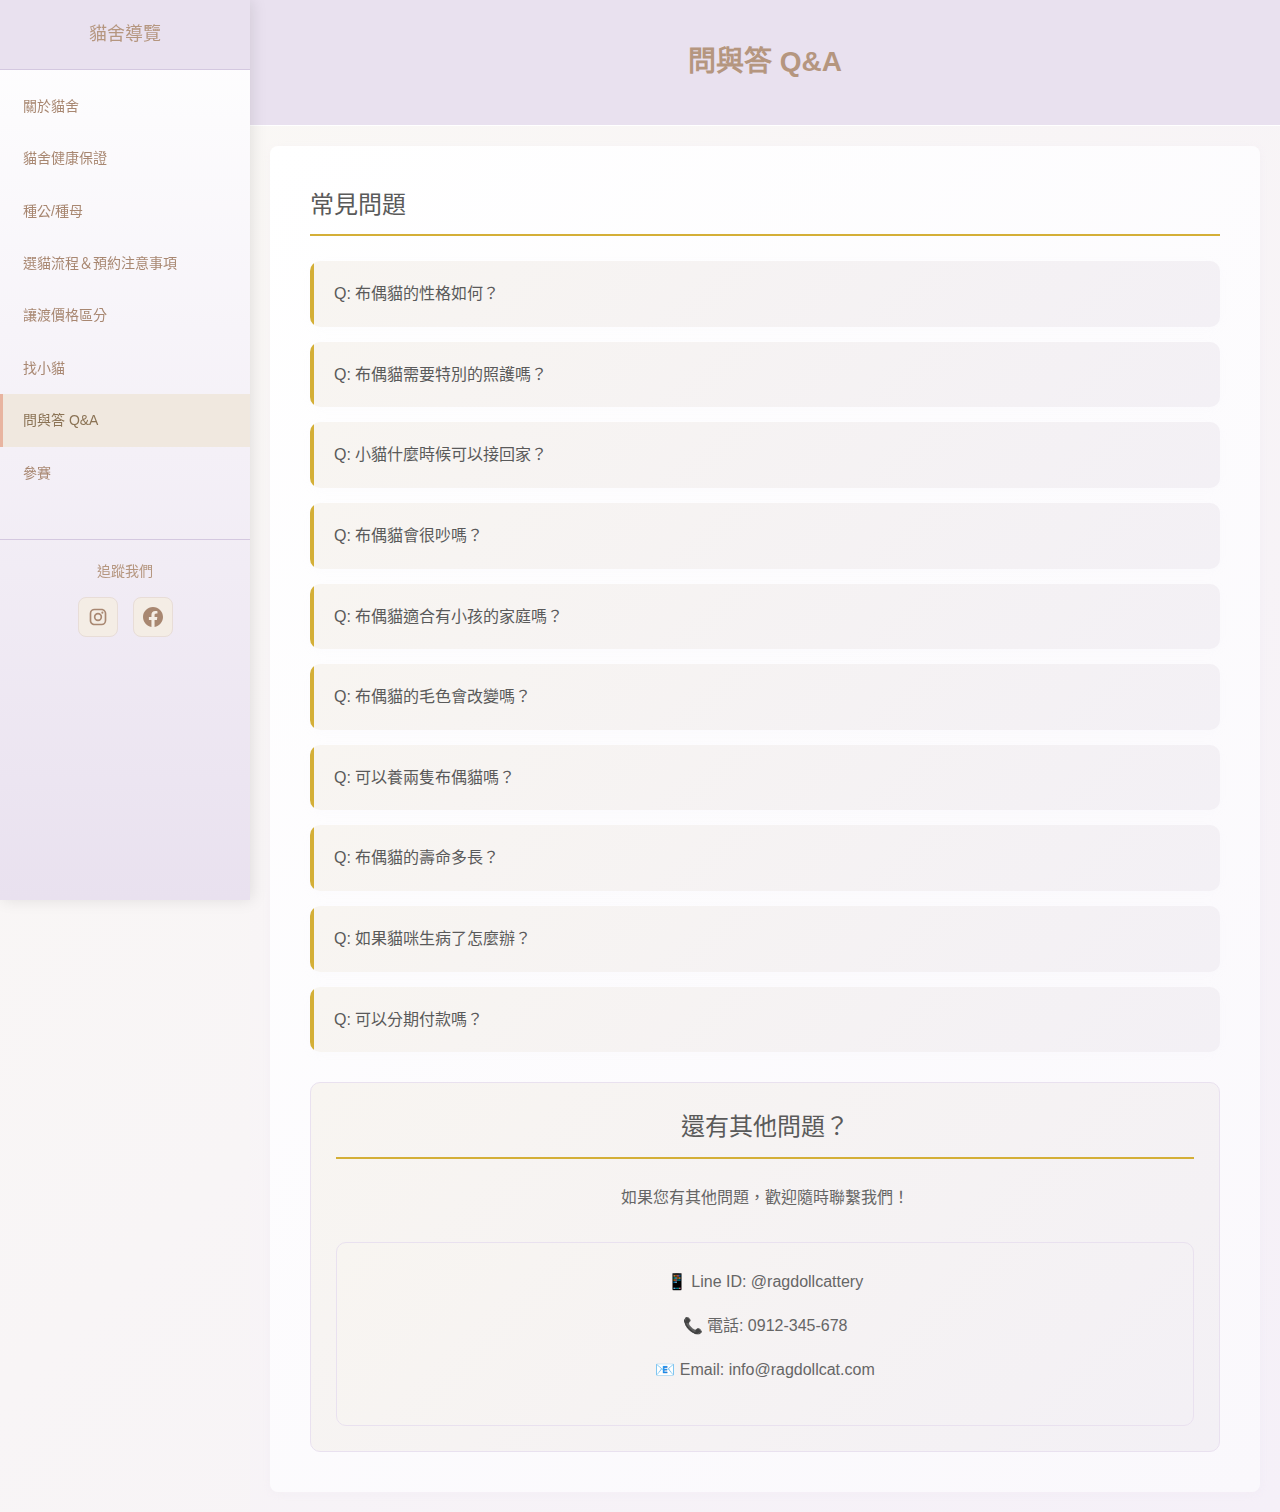
<file: pages/faq.html>
<!DOCTYPE html>
<html lang="zh-TW">
<head>
    <meta charset="UTF-8">
    <meta name="viewport" content="width=device-width, initial-scale=1.0">
    <title>布偶貓貓舍 - 問與答 Q&A</title>
    <link rel="stylesheet" href="../css/style.css">
</head>
<body>
    <div class="container">
        <nav class="sidebar">
            <div class="nav-header">
                <h2>貓舍導覽</h2>
            </div>
            <ul class="nav-menu">
                <li><a href="../index.html">關於貓舍</a></li>
                <li><a href="health-guarantee.html">貓舍健康保證</a></li>
                <li><a href="breeding-cats.html">種公/種母</a></li>
                <li><a href="adoption-process.html">選貓流程＆預約注意事項</a></li>
                <li><a href="pricing.html">讓渡價格區分</a></li>
                <li><a href="find-kitten.html">找小貓</a></li>
                <li><a href="faq.html" class="active">問與答 Q&A</a></li>
                <li><a href="competition.html">參賽</a></li>
            </ul>
            <div class="social-media">
                <h3>追蹤我們</h3>
                <div class="social-links">
                    <a href="https://www.instagram.com/bule_0319/" target="_blank" class="social-link" aria-label="Instagram">
                        <svg viewBox="0 0 24 24" class="social-icon">
                            <path fill="currentColor" d="M7.8,2H16.2C19.4,2 22,4.6 22,7.8V16.2A5.8,5.8 0 0,1 16.2,22H7.8C4.6,22 2,19.4 2,16.2V7.8A5.8,5.8 0 0,1 7.8,2M7.6,4A3.6,3.6 0 0,0 4,7.6V16.4C4,18.39 5.61,20 7.6,20H16.4A3.6,3.6 0 0,0 20,16.4V7.6C20,5.61 18.39,4 16.4,4H7.6M17.25,5.5A1.25,1.25 0 0,1 18.5,6.75A1.25,1.25 0 0,1 17.25,8A1.25,1.25 0 0,1 16,6.75A1.25,1.25 0 0,1 17.25,5.5M12,7A5,5 0 0,1 17,12A5,5 0 0,1 12,17A5,5 0 0,1 7,12A5,5 0 0,1 12,7M12,9A3,3 0 0,0 9,12A3,3 0 0,0 12,15A3,3 0 0,0 15,12A3,3 0 0,0 12,9Z"/>
                        </svg>
                    </a>
                    <a href="https://www.facebook.com" target="_blank" class="social-link" aria-label="Facebook">
                        <svg viewBox="0 0 24 24" class="social-icon">
                            <path fill="currentColor" d="M24 12.073c0-6.627-5.373-12-12-12s-12 5.373-12 12c0 5.99 4.388 10.954 10.125 11.854v-8.385H7.078v-3.47h3.047V9.43c0-3.007 1.792-4.669 4.533-4.669 1.312 0 2.686.235 2.686.235v2.953H15.83c-1.491 0-1.956.925-1.956 1.874v2.25h3.328l-.532 3.47h-2.796v8.385C19.612 23.027 24 18.062 24 12.073z"/>
                        </svg>
                    </a>
                </div>
            </div>
        </nav>
        
        <main class="main-content">
            <div class="page-header">
                <h1>問與答 Q&A</h1>
            </div>
            
            <div class="content-section">
                <div class="faq-section">
                    <h2>常見問題</h2>
                    
                    <div class="faq-item">
                        <div class="faq-question">
                            <h3>Q: 布偶貓的性格如何？</h3>
                        </div>
                        <div class="faq-answer">
                            <p>A: 布偶貓以溫順、友善的性格著稱。他們通常很親人，喜歡被抱抱，性格穩定不易緊張，非常適合家庭飼養。布偶貓也被稱為「小狗貓」，因為他們會跟隨主人走動。</p>
                        </div>
                    </div>
                    
                    <div class="faq-item">
                        <div class="faq-question">
                            <h3>Q: 布偶貓需要特別的照護嗎？</h3>
                        </div>
                        <div class="faq-answer">
                            <p>A: 布偶貓的長毛需要定期梳理，建議每天梳毛避免打結。他們是室內貓，不適合散養。定期的健康檢查、適當的飲食和充足的陪伴是必要的。</p>
                        </div>
                    </div>
                    
                    <div class="faq-item">
                        <div class="faq-question">
                            <h3>Q: 小貓什麼時候可以接回家？</h3>
                        </div>
                        <div class="faq-answer">
                            <p>A: 小貓需要在10-12週齡後才能離開母貓，此時已完成基礎疫苗接種，身心發育較為穩定，適合到新家適應。</p>
                        </div>
                    </div>
                    
                    <div class="faq-item">
                        <div class="faq-question">
                            <h3>Q: 布偶貓會很吵嗎？</h3>
                        </div>
                        <div class="faq-answer">
                            <p>A: 布偶貓通常很安靜，不會過度鳴叫。他們的聲音較為輕柔，只有在需要注意或互動時才會發聲。</p>
                        </div>
                    </div>
                    
                    <div class="faq-item">
                        <div class="faq-question">
                            <h3>Q: 布偶貓適合有小孩的家庭嗎？</h3>
                        </div>
                        <div class="faq-answer">
                            <p>A: 非常適合！布偶貓性格溫和，對小孩很有耐心。但仍需要教導小孩正確與貓咪互動的方式，避免過度粗暴的玩耍。</p>
                        </div>
                    </div>
                    
                    <div class="faq-item">
                        <div class="faq-question">
                            <h3>Q: 布偶貓的毛色會改變嗎？</h3>
                        </div>
                        <div class="faq-answer">
                            <p>A: 布偶貓的毛色會隨著年齡增長而加深，特別是臉部、耳朵、四肢和尾巴的色點。完全的毛色表現通常在2-3歲時才會完全發育。</p>
                        </div>
                    </div>
                    
                    <div class="faq-item">
                        <div class="faq-question">
                            <h3>Q: 可以養兩隻布偶貓嗎？</h3>
                        </div>
                        <div class="faq-answer">
                            <p>A: 當然可以！布偶貓是群體動物，有同伴會更快樂。如果您有足夠的時間和經濟能力，養兩隻貓咪相伴是很好的選擇。我們也提供多隻認養優惠。</p>
                        </div>
                    </div>
                    
                    <div class="faq-item">
                        <div class="faq-question">
                            <h3>Q: 布偶貓的壽命多長？</h3>
                        </div>
                        <div class="faq-answer">
                            <p>A: 健康的布偶貓平均壽命為12-17年。良好的照護、定期健康檢查、適當的飲食和運動都有助於延長他們的壽命。</p>
                        </div>
                    </div>
                    
                    <div class="faq-item">
                        <div class="faq-question">
                            <h3>Q: 如果貓咪生病了怎麼辦？</h3>
                        </div>
                        <div class="faq-answer">
                            <p>A: 我們提供完整的健康保證和售後支援。在保證期內如有健康問題，我們會協助處理。建議找信賴的獸醫師建立長期的醫療關係。</p>
                        </div>
                    </div>
                    
                    <div class="faq-item">
                        <div class="faq-question">
                            <h3>Q: 可以分期付款嗎？</h3>
                        </div>
                        <div class="faq-answer">
                            <p>A: 我們可以討論分期付款方案，通常要求30%訂金，剩餘款項可在接貓前分期支付完畢。詳細條件可來電洽談。</p>
                        </div>
                    </div>
                </div>
                
                <div class="contact-section">
                    <h2>還有其他問題？</h2>
                    <p>如果您有其他問題，歡迎隨時聯繫我們！</p>
                    <div class="contact-info">
                        <p>📱 Line ID: @ragdollcattery</p>
                        <p>📞 電話: 0912-345-678</p>
                        <p>📧 Email: info@ragdollcat.com</p>
                    </div>
                </div>
            </div>
        </main>
    </div>
    <script src="../js/script.js"></script>
</body>
</html>
</file>
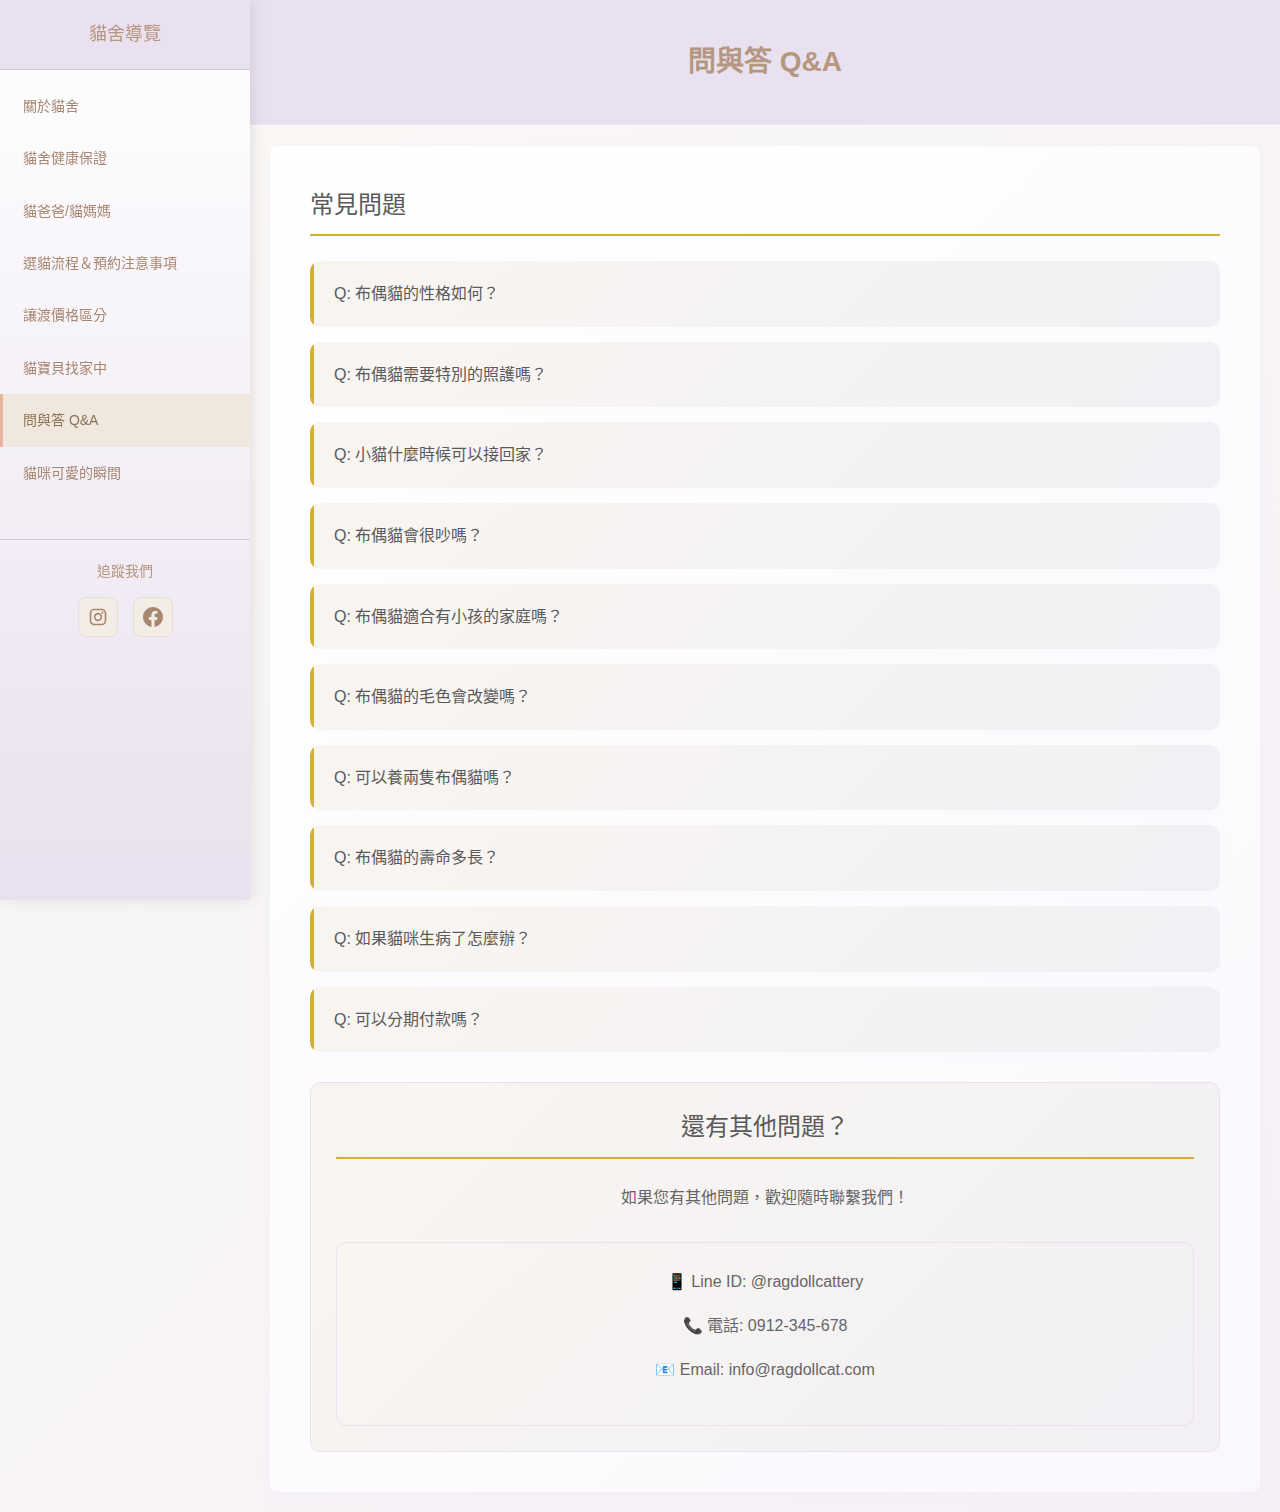
<file: pages/faq_temp.html>
<!DOCTYPE html>
<html lang="zh-TW">
<head>
    <meta charset="UTF-8">
    <meta name="viewport" content="width=device-width, initial-scale=1.0">
    <title>布偶貓貓舍 - 問與答 Q&A</title>
    <link rel="stylesheet" href="../css/style.css">
</head>
<body>
    <div class="container">
        <nav class="sidebar">
            <div class="nav-header">
                <h2>貓舍導覽</h2>
            </div>
            <ul class="nav-menu">
                <li><a href="../index.html">關於貓舍</a></li>
                <li><a href="health-guarantee.html">貓舍健康保證</a></li>
                <li><a href="breeding-cats.html">貓爸爸/貓媽媽</a></li>
                <li><a href="adoption-process.html">選貓流程＆預約注意事項</a></li>
                <li><a href="pricing.html">讓渡價格區分</a></li>
                <li><a href="find-kitten.html">貓寶貝找家中</a></li>
                <li><a href="faq.html" class="active">問與答 Q&A</a></li>
                <!-- <li><a href="competition.html">參賽</a></li> -->
                <li><a href="cute-moments.html">貓咪可愛的瞬間</a></li>
            </ul>
            <div class="social-media">
                <h3>追蹤我們</h3>
                <div class="social-links">
                    <a href="https://www.instagram.com/bule_0319/" target="_blank" class="social-link" aria-label="Instagram">
                        <svg viewBox="0 0 24 24" class="social-icon">
                            <path fill="currentColor" d="M7.8,2H16.2C19.4,2 22,4.6 22,7.8V16.2A5.8,5.8 0 0,1 16.2,22H7.8C4.6,22 2,19.4 2,16.2V7.8A5.8,5.8 0 0,1 7.8,2M7.6,4A3.6,3.6 0 0,0 4,7.6V16.4C4,18.39 5.61,20 7.6,20H16.4A3.6,3.6 0 0,0 20,16.4V7.6C20,5.61 18.39,4 16.4,4H7.6M17.25,5.5A1.25,1.25 0 0,1 18.5,6.75A1.25,1.25 0 0,1 17.25,8A1.25,1.25 0 0,1 16,6.75A1.25,1.25 0 0,1 17.25,5.5M12,7A5,5 0 0,1 17,12A5,5 0 0,1 12,17A5,5 0 0,1 7,12A5,5 0 0,1 12,7M12,9A3,3 0 0,0 9,12A3,3 0 0,0 12,15A3,3 0 0,0 15,12A3,3 0 0,0 12,9Z"/>
                        </svg>
                    </a>
                    <a href="https://www.facebook.com" target="_blank" class="social-link" aria-label="Facebook">
                        <svg viewBox="0 0 24 24" class="social-icon">
                            <path fill="currentColor" d="M24 12.073c0-6.627-5.373-12-12-12s-12 5.373-12 12c0 5.99 4.388 10.954 10.125 11.854v-8.385H7.078v-3.47h3.047V9.43c0-3.007 1.792-4.669 4.533-4.669 1.312 0 2.686.235 2.686.235v2.953H15.83c-1.491 0-1.956.925-1.956 1.874v2.25h3.328l-.532 3.47h-2.796v8.385C19.612 23.027 24 18.062 24 12.073z"/>
                        </svg>
                    </a>
                </div>
            </div>
        </nav>
        
        <main class="main-content">
            <div class="page-header">
                <h1>問與答 Q&A</h1>
            </div>
            
            <div class="content-section">
                <div class="faq-section">
                    <h2>常見問題</h2>
                    
                    <div class="faq-item">
                        <div class="faq-question">
                            <h3>Q: 布偶貓的性格如何？</h3>
                        </div>
                        <div class="faq-answer">
                            <p>A: 布偶貓以溫順、友善的性格著稱。他們通常很親人，喜歡被抱抱，性格穩定不易緊張，非常適合家庭飼養。布偶貓也被稱為「小狗貓」，因為他們會跟隨主人走動。</p>
                        </div>
                    </div>
                    
                    <div class="faq-item">
                        <div class="faq-question">
                            <h3>Q: 布偶貓需要特別的照護嗎？</h3>
                        </div>
                        <div class="faq-answer">
                            <p>A: 布偶貓的長毛需要定期梳理，建議每天梳毛避免打結。他們是室內貓，不適合散養。定期的健康檢查、適當的飲食和充足的陪伴是必要的。</p>
                        </div>
                    </div>
                    
                    <div class="faq-item">
                        <div class="faq-question">
                            <h3>Q: 小貓什麼時候可以接回家？</h3>
                        </div>
                        <div class="faq-answer">
                            <p>A: 小貓需要在10-12週齡後才能離開母貓，此時已完成基礎疫苗接種，身心發育較為穩定，適合到新家適應。</p>
                        </div>
                    </div>
                    
                    <div class="faq-item">
                        <div class="faq-question">
                            <h3>Q: 布偶貓會很吵嗎？</h3>
                        </div>
                        <div class="faq-answer">
                            <p>A: 布偶貓通常很安靜，不會過度鳴叫。他們的聲音較為輕柔，只有在需要注意或互動時才會發聲。</p>
                        </div>
                    </div>
                    
                    <div class="faq-item">
                        <div class="faq-question">
                            <h3>Q: 布偶貓適合有小孩的家庭嗎？</h3>
                        </div>
                        <div class="faq-answer">
                            <p>A: 非常適合！布偶貓性格溫和，對小孩很有耐心。但仍需要教導小孩正確與貓咪互動的方式，避免過度粗暴的玩耍。</p>
                        </div>
                    </div>
                    
                    <div class="faq-item">
                        <div class="faq-question">
                            <h3>Q: 布偶貓的毛色會改變嗎？</h3>
                        </div>
                        <div class="faq-answer">
                            <p>A: 布偶貓的毛色會隨著年齡增長而加深，特別是臉部、耳朵、四肢和尾巴的色點。完全的毛色表現通常在2-3歲時才會完全發育。</p>
                        </div>
                    </div>
                    
                    <div class="faq-item">
                        <div class="faq-question">
                            <h3>Q: 可以養兩隻布偶貓嗎？</h3>
                        </div>
                        <div class="faq-answer">
                            <p>A: 當然可以！布偶貓是群體動物，有同伴會更快樂。如果您有足夠的時間和經濟能力，養兩隻貓咪相伴是很好的選擇。我們也提供多隻認養優惠。</p>
                        </div>
                    </div>
                    
                    <div class="faq-item">
                        <div class="faq-question">
                            <h3>Q: 布偶貓的壽命多長？</h3>
                        </div>
                        <div class="faq-answer">
                            <p>A: 健康的布偶貓平均壽命為12-17年。良好的照護、定期健康檢查、適當的飲食和運動都有助於延長他們的壽命。</p>
                        </div>
                    </div>
                    
                    <div class="faq-item">
                        <div class="faq-question">
                            <h3>Q: 如果貓咪生病了怎麼辦？</h3>
                        </div>
                        <div class="faq-answer">
                            <p>A: 我們提供完整的健康保證和售後支援。在保證期內如有健康問題，我們會協助處理。建議找信賴的獸醫師建立長期的醫療關係。</p>
                        </div>
                    </div>
                    
                    <div class="faq-item">
                        <div class="faq-question">
                            <h3>Q: 可以分期付款嗎？</h3>
                        </div>
                        <div class="faq-answer">
                            <p>A: 我們可以討論分期付款方案，通常要求30%訂金，剩餘款項可在接貓前分期支付完畢。詳細條件可來電洽談。</p>
                        </div>
                    </div>
                </div>
                
                <div class="contact-section">
                    <h2>還有其他問題？</h2>
                    <p>如果您有其他問題，歡迎隨時聯繫我們！</p>
                    <div class="contact-info">
                        <p>📱 Line ID: @ragdollcattery</p>
                        <p>📞 電話: 0912-345-678</p>
                        <p>📧 Email: info@ragdollcat.com</p>
                    </div>
                </div>
            </div>
        </main>
    </div>
    <script src="../js/script.js"></script>
</body>
</html>
</file>
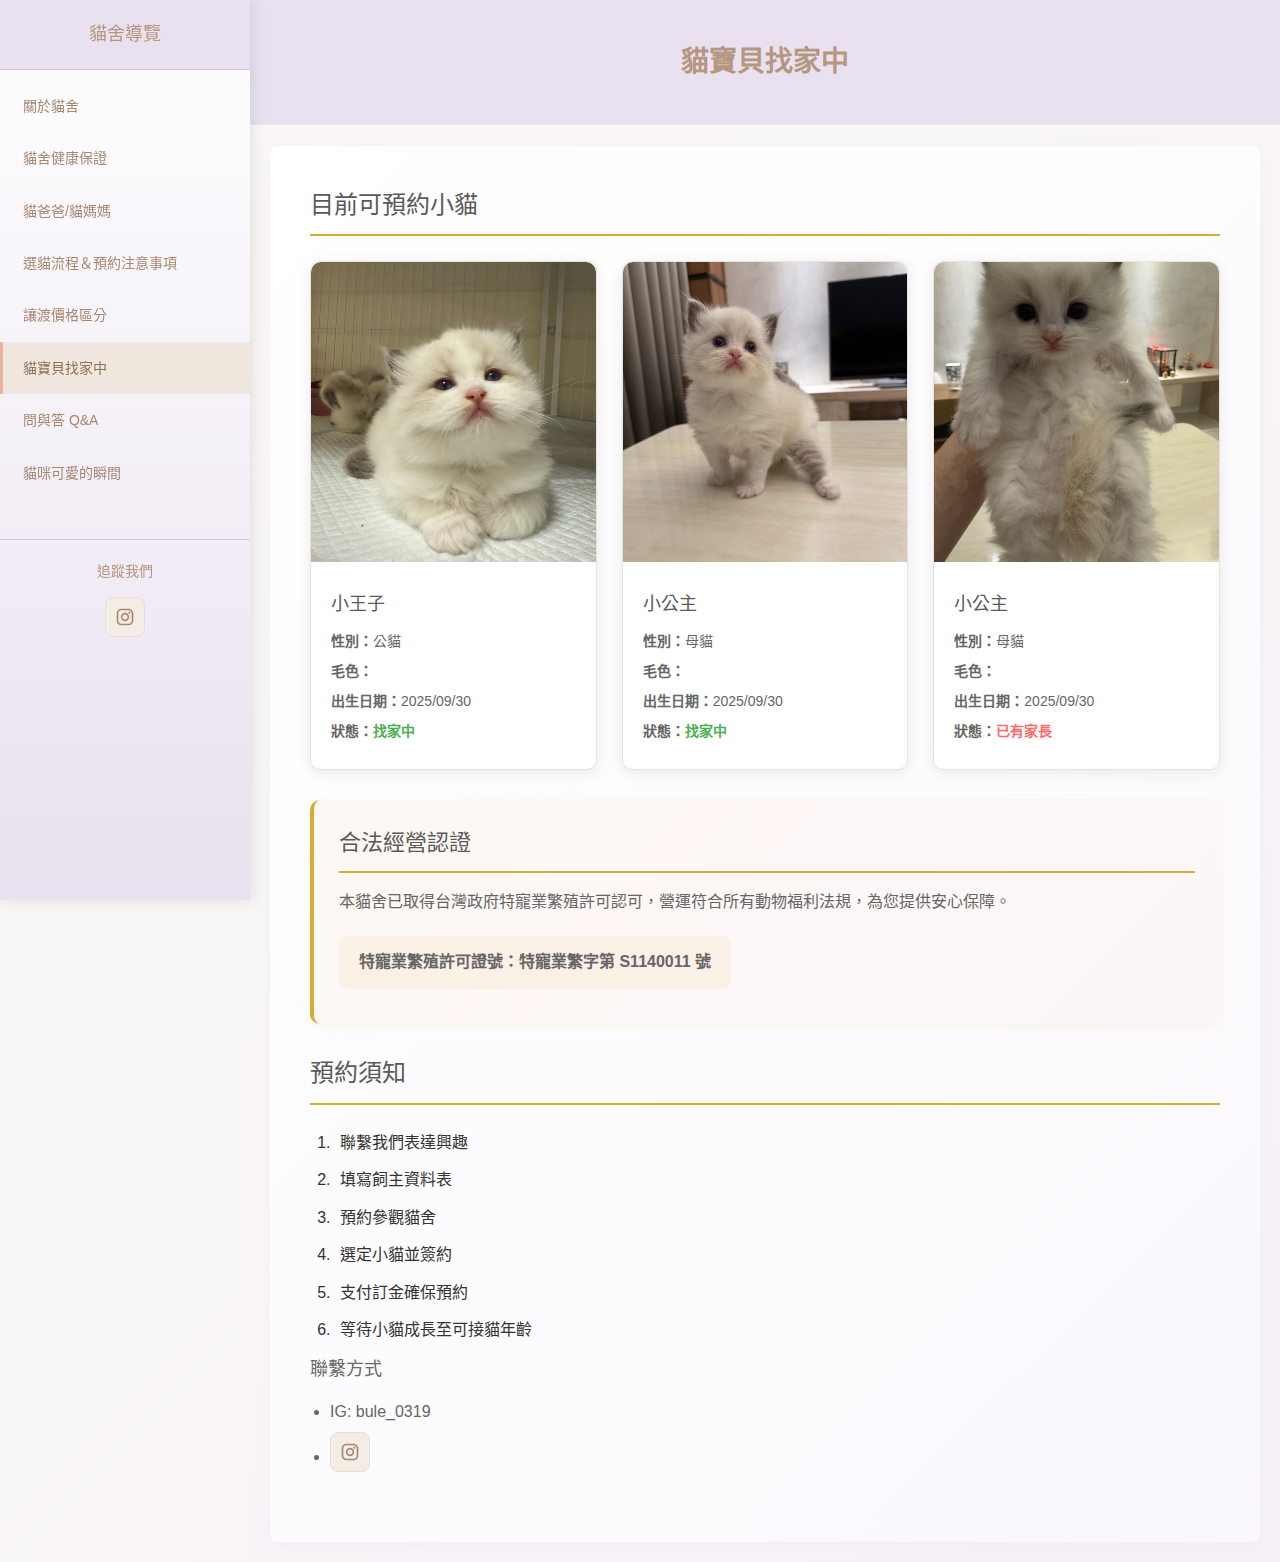
<file: pages/find-kitten.html>
<!DOCTYPE html>
<html lang="zh-TW">
<head>
    <meta charset="UTF-8">
    <meta name="viewport" content="width=device-width, initial-scale=1.0">
    <title>布偶貓貓舍 - 貓寶貝找家中</title>
    <link rel="stylesheet" href="../css/style.css">
</head>
<body>
    <div class="container">
        <nav class="sidebar">
            <div class="nav-header">
                <h2>貓舍導覽</h2>
            </div>
            <ul class="nav-menu">
                <li><a href="../index.html">關於貓舍</a></li>
                <li><a href="health-guarantee.html">貓舍健康保證</a></li>
                <li><a href="breeding-cats.html">貓爸爸/貓媽媽</a></li>
                <li><a href="adoption-process.html">選貓流程＆預約注意事項</a></li>
                <li><a href="pricing.html">讓渡價格區分</a></li>
                <li><a href="find-kitten.html" class="active">貓寶貝找家中</a></li>
                <li><a href="faq.html">問與答 Q&A</a></li>
                <!-- <li><a href="competition.html">參賽</a></li> -->
                <li><a href="cute-moments.html">貓咪可愛的瞬間</a></li>
            </ul>
            <div class="social-media">
                <h3>追蹤我們</h3>
                <div class="social-links">
                    <a href="https://www.instagram.com/bule_0319/" target="_blank" class="social-link" aria-label="Instagram">
                        <svg viewBox="0 0 24 24" class="social-icon">
                            <path fill="currentColor" d="M7.8,2H16.2C19.4,2 22,4.6 22,7.8V16.2A5.8,5.8 0 0,1 16.2,22H7.8C4.6,22 2,19.4 2,16.2V7.8A5.8,5.8 0 0,1 7.8,2M7.6,4A3.6,3.6 0 0,0 4,7.6V16.4C4,18.39 5.61,20 7.6,20H16.4A3.6,3.6 0 0,0 20,16.4V7.6C20,5.61 18.39,4 16.4,4H7.6M17.25,5.5A1.25,1.25 0 0,1 18.5,6.75A1.25,1.25 0 0,1 17.25,8A1.25,1.25 0 0,1 16,6.75A1.25,1.25 0 0,1 17.25,5.5M12,7A5,5 0 0,1 17,12A5,5 0 0,1 12,17A5,5 0 0,1 7,12A5,5 0 0,1 12,7M12,9A3,3 0 0,0 9,12A3,3 0 0,0 12,15A3,3 0 0,0 15,12A3,3 0 0,0 12,9Z"/>
                        </svg>
                    </a>
                </div>
            </div>
        </nav>
        
        <main class="main-content">
            <div class="page-header">
                <h1>貓寶貝找家中</h1>
            </div>
            
            <div class="content-section">
                <div class="available-kittens">
                    <h2>目前可預約小貓</h2>
                    <div class="kittens-grid">
                        <div class="kitten-card">
                            <img src="../images/小貓2.jpg" alt="小王子 - 布偶貓幼貓" class="cat-image">
                            <div class="kitten-info">
                                <h3>小王子</h3>
                                <p><strong>性別：</strong>公貓</p>
                                <p><strong>毛色：</strong></p>
                                <p><strong>出生日期：</strong>2025/09/30</p>
                                <p><strong>狀態：</strong><span class="available">找家中</span></p>
                            </div>
                        </div>
                        
                        <div class="kitten-card">
                            <img src="../images/小貓3.jpg" alt="小公主 - 布偶貓幼貓" class="cat-image">
                            <div class="kitten-info">
                                <h3>小公主</h3>
                                <p><strong>性別：</strong>母貓</p>
                                <p><strong>毛色：</strong></p>
                                <p><strong>出生日期：</strong>2025/09/30</p>
                                <p><strong>狀態：</strong><span class="available">找家中</span></p>
                            </div>
                        </div>
                        
                        <div class="kitten-card">
                            <img src="../images/小貓4.jpg" alt="小天使 - 布偶貓幼貓" class="cat-image">
                            <div class="kitten-info">
                                <h3>小公主</h3>
                                <p><strong>性別：</strong>母貓</p>
                                <p><strong>毛色：</strong></p>
                                <p><strong>出生日期：</strong>2025/09/30</p>
                                <p><strong>狀態：</strong><span class="reserved">已有家長</span></p>
                            </div>
                        </div>
                    </div>
                </div>

                <div class="certification-section">
                    <h2>合法經營認證</h2>
                    <div class="cert-info">
                        <p>本貓舍已取得台灣政府特寵業繁殖許可認可，營運符合所有動物福利法規，為您提供安心保障。</p>
                        <p class="cert-number"><strong>特寵業繁殖許可證號：特寵業繁字第 S1140011 號</strong></p>
                    </div>
                </div>

                <div class="reservation-info">
                    <h2>預約須知</h2>
                    <div class="reservation-steps">
                        <ol>
                            <li>聯繫我們表達興趣</li>
                            <li>填寫飼主資料表</li>
                            <li>預約參觀貓舍</li>
                            <li>選定小貓並簽約</li>
                            <li>支付訂金確保預約</li>
                            <li>等待小貓成長至可接貓年齡</li>
                        </ol>
                    </div>
                    
                    <h3>聯繫方式</h3>
                    <ul>
                        <li>IG: bule_0319</li>
                        <li><a href="https://www.instagram.com/bule_0319/" target="_blank" class="social-link" aria-label="Instagram">
                            <svg viewBox="0 0 24 24" class="social-icon">
                                <path fill="currentColor" d="M7.8,2H16.2C19.4,2 22,4.6 22,7.8V16.2A5.8,5.8 0 0,1 16.2,22H7.8C4.6,22 2,19.4 2,16.2V7.8A5.8,5.8 0 0,1 7.8,2M7.6,4A3.6,3.6 0 0,0 4,7.6V16.4C4,18.39 5.61,20 7.6,20H16.4A3.6,3.6 0 0,0 20,16.4V7.6C20,5.61 18.39,4 16.4,4H7.6M17.25,5.5A1.25,1.25 0 0,1 18.5,6.75A1.25,1.25 0 0,1 17.25,8A1.25,1.25 0 0,1 16,6.75A1.25,1.25 0 0,1 17.25,5.5M12,7A5,5 0 0,1 17,12A5,5 0 0,1 12,17A5,5 0 0,1 7,12A5,5 0 0,1 12,7M12,9A3,3 0 0,0 9,12A3,3 0 0,0 12,15A3,3 0 0,0 15,12A3,3 0 0,0 12,9Z"/>
                            </svg>
                        </a></li>
                    </ul>
                </div>
            </div>
        </main>
    </div>
    <script src="../js/script.js"></script>
</body>
</html>
</file>
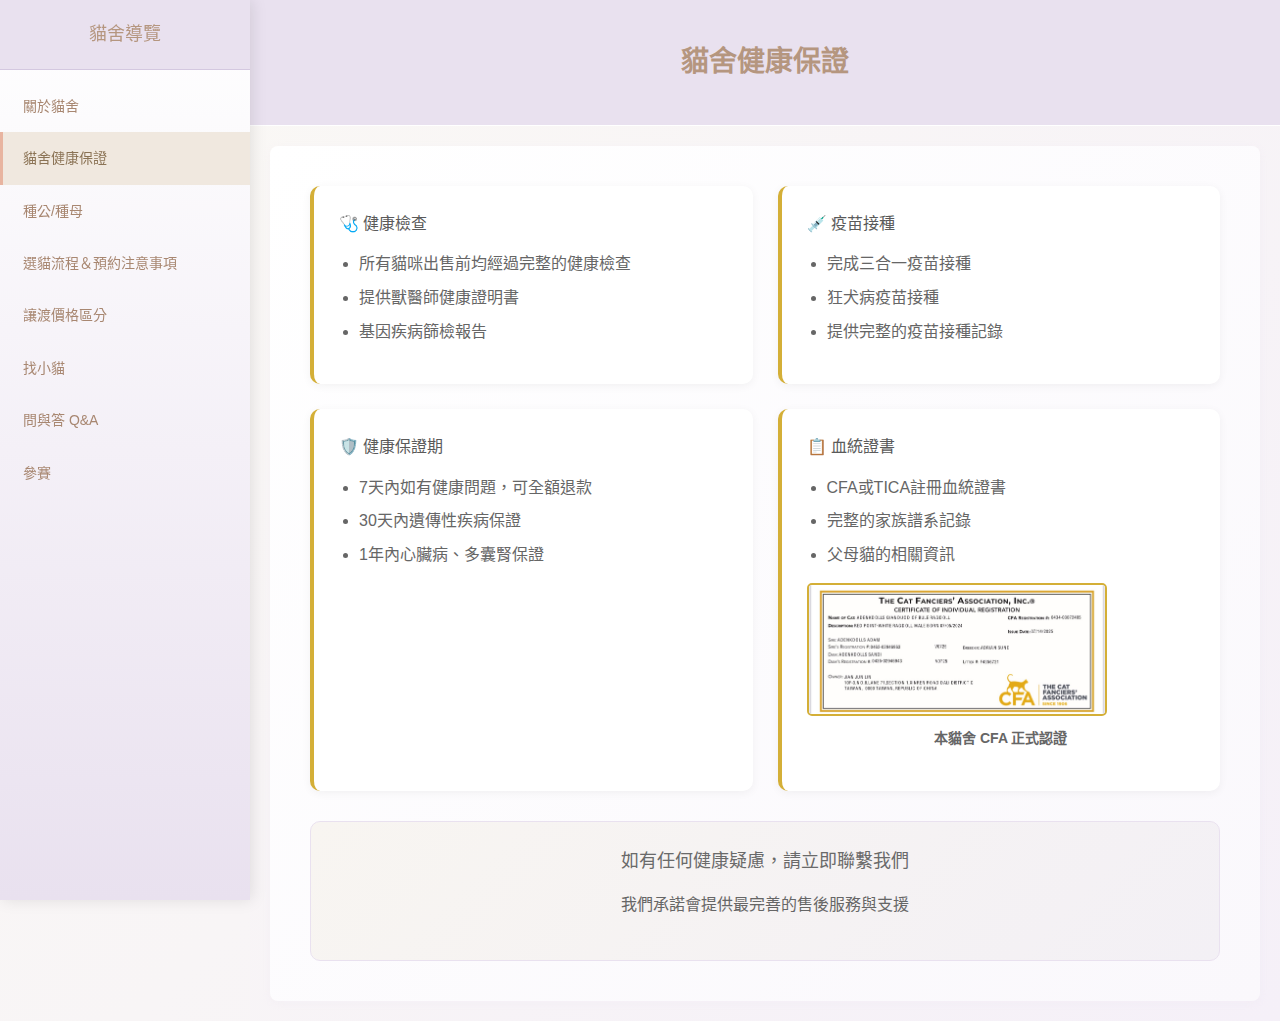
<file: pages/health-guarantee.html>
<!DOCTYPE html>
<html lang="zh-TW">
<head>
    <meta charset="UTF-8">
    <meta name="viewport" content="width=device-width, initial-scale=1.0">
    <title>布偶貓貓舍 - 健康保證</title>
    <link rel="stylesheet" href="../css/style.css">
</head>
<body>
    <div class="container">
        <nav class="sidebar">
            <div class="nav-header">
                <h2>貓舍導覽</h2>
            </div>
            <ul class="nav-menu">
                <li><a href="../index.html">關於貓舍</a></li>
                <li><a href="health-guarantee.html" class="active">貓舍健康保證</a></li>
                <li><a href="breeding-cats.html">種公/種母</a></li>
                <li><a href="adoption-process.html">選貓流程＆預約注意事項</a></li>
                <li><a href="pricing.html">讓渡價格區分</a></li>
                <li><a href="find-kitten.html">找小貓</a></li>
                <li><a href="faq.html">問與答 Q&A</a></li>
                <li><a href="competition.html">參賽</a></li>
            </ul>
        </nav>
        
        <main class="main-content">
            <div class="page-header">
                <h1>貓舍健康保證</h1>
            </div>
            
            <div class="content-section">
                <div class="guarantee-items">
                    <div class="guarantee-item">
                        <h3>🩺 健康檢查</h3>
                        <ul>
                            <li>所有貓咪出售前均經過完整的健康檢查</li>
                            <li>提供獸醫師健康證明書</li>
                            <li>基因疾病篩檢報告</li>
                        </ul>
                    </div>
                    
                    <div class="guarantee-item">
                        <h3>💉 疫苗接種</h3>
                        <ul>
                            <li>完成三合一疫苗接種</li>
                            <li>狂犬病疫苗接種</li>
                            <li>提供完整的疫苗接種記錄</li>
                        </ul>
                    </div>
                    
                    <div class="guarantee-item">
                        <h3>🛡️ 健康保證期</h3>
                        <ul>
                            <li>7天內如有健康問題，可全額退款</li>
                            <li>30天內遺傳性疾病保證</li>
                            <li>1年內心臟病、多囊腎保證</li>
                        </ul>
                    </div>
                    
                    <div class="guarantee-item">
                        <h3>📋 血統證書</h3>
                        <ul>
                            <li>CFA或TICA註冊血統證書</li>
                            <li>完整的家族譜系記錄</li>
                            <li>父母貓的相關資訊</li>
                        </ul>
                        <div class="certification-image">
                            <img src="../images/CFA認證.jpg" alt="CFA認證證書" class="cert-image">
                            <p class="cert-caption">本貓舍 CFA 正式認證</p>
                        </div>
                    </div>
                </div>
                
                <div class="contact-info">
                    <h3>如有任何健康疑慮，請立即聯繫我們</h3>
                    <p>我們承諾會提供最完善的售後服務與支援</p>
                </div>
            </div>
        </main>
    </div>
    <script src="../js/script.js"></script>
</body>
</html>
</file>
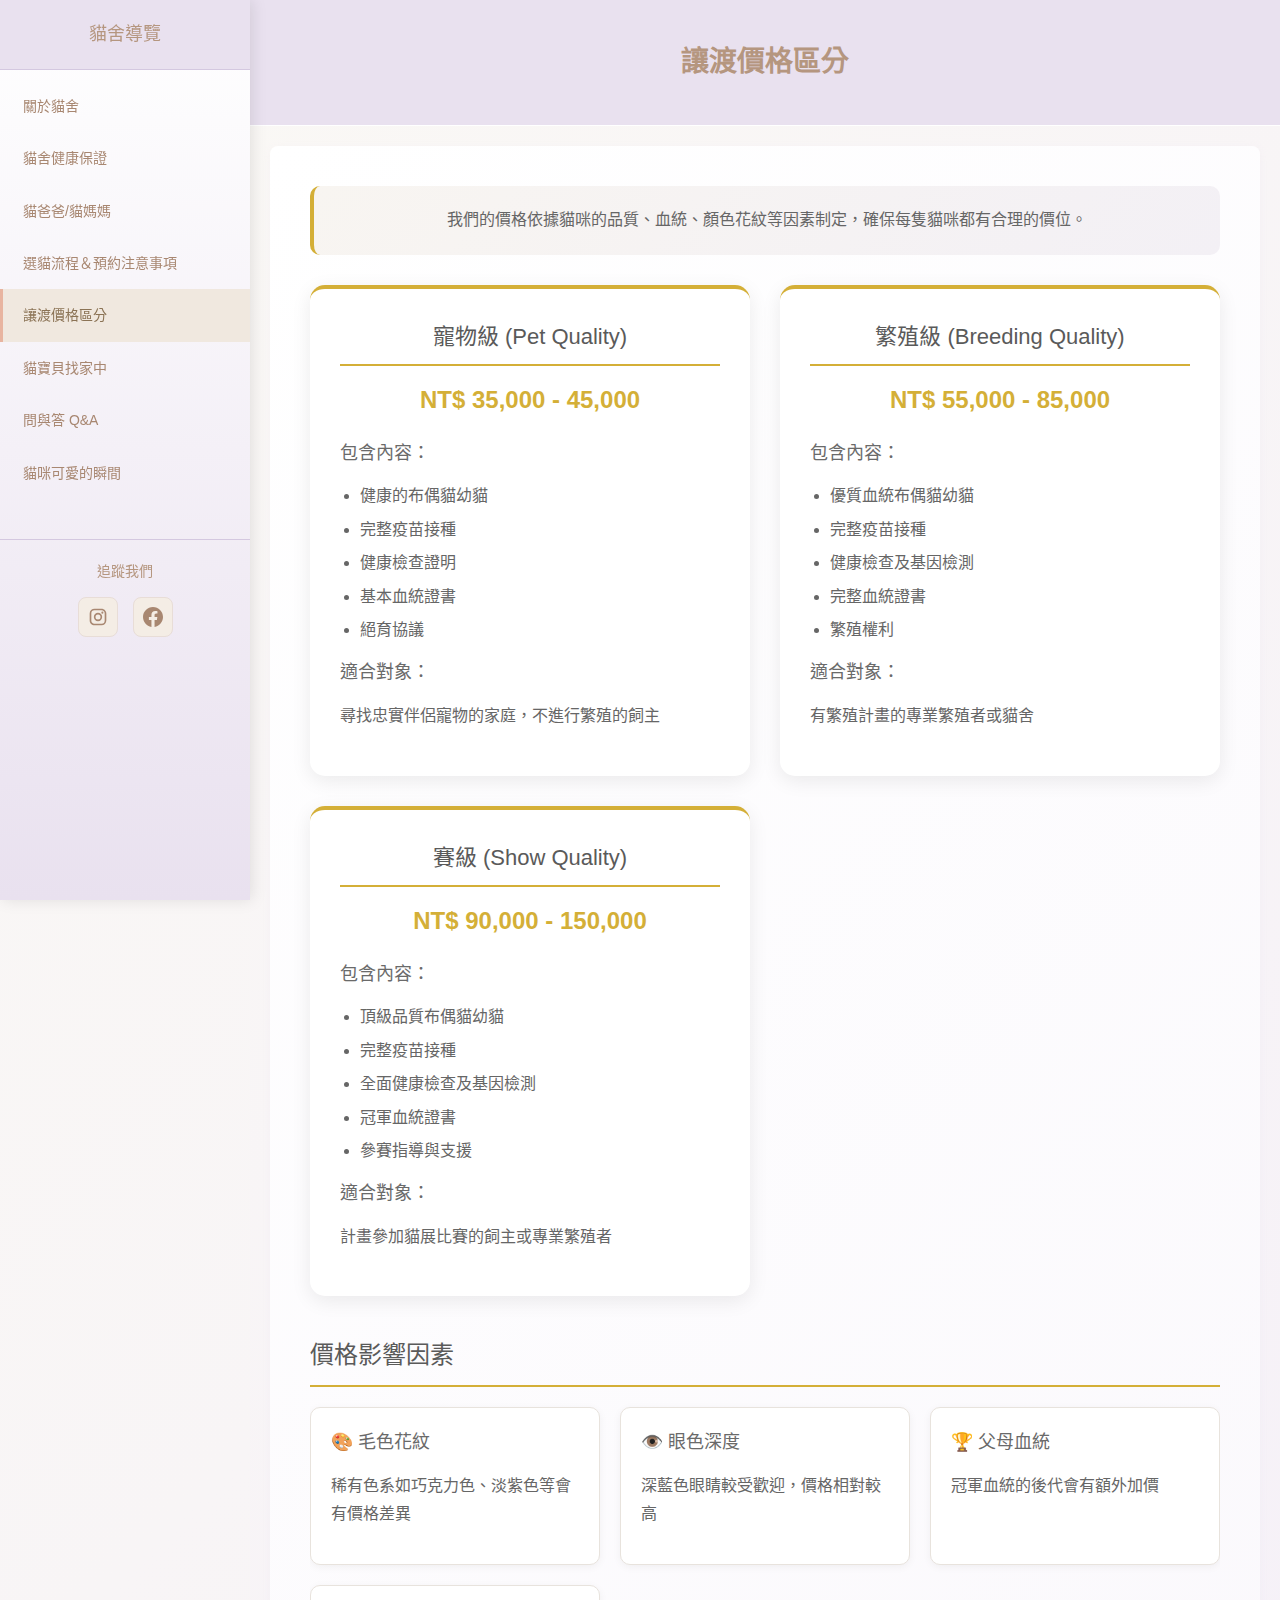
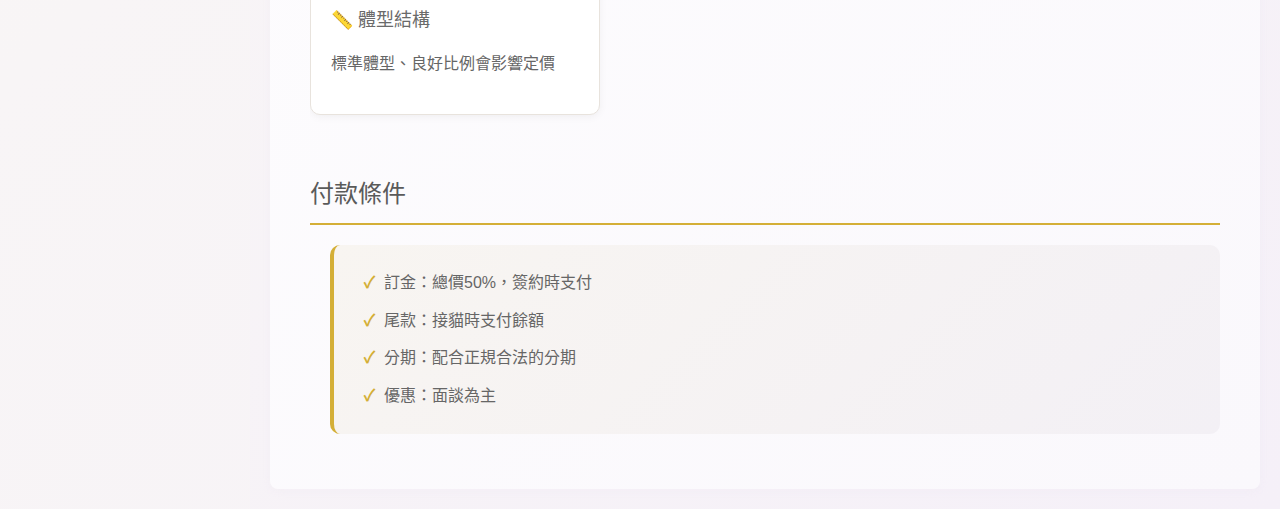
<file: pages/pricing.html>
<!DOCTYPE html>
<html lang="zh-TW">
<head>
    <meta charset="UTF-8">
    <meta name="viewport" content="width=device-width, initial-scale=1.0">
    <title>布偶貓貓舍 - 讓渡價格區分</title>
    <link rel="stylesheet" href="../css/style.css">
</head>
<body>
    <div class="container">
        <nav class="sidebar">
            <div class="nav-header">
                <h2>貓舍導覽</h2>
            </div>
            <ul class="nav-menu">
                <li><a href="../index.html">關於貓舍</a></li>
                <li><a href="health-guarantee.html">貓舍健康保證</a></li>
                <li><a href="breeding-cats.html">貓爸爸/貓媽媽</a></li>
                <li><a href="adoption-process.html">選貓流程＆預約注意事項</a></li>
                <li><a href="pricing.html" class="active">讓渡價格區分</a></li>
                <li><a href="find-kitten.html">貓寶貝找家中</a></li>
                <li><a href="faq.html">問與答 Q&A</a></li>
                <!-- <li><a href="competition.html">參賽</a></li> -->
                <li><a href="cute-moments.html">貓咪可愛的瞬間</a></li>
            </ul>
            <div class="social-media">
                <h3>追蹤我們</h3>
                <div class="social-links">
                    <a href="https://www.instagram.com/bule_0319/" target="_blank" class="social-link" aria-label="Instagram">
                        <svg viewBox="0 0 24 24" class="social-icon">
                            <path fill="currentColor" d="M7.8,2H16.2C19.4,2 22,4.6 22,7.8V16.2A5.8,5.8 0 0,1 16.2,22H7.8C4.6,22 2,19.4 2,16.2V7.8A5.8,5.8 0 0,1 7.8,2M7.6,4A3.6,3.6 0 0,0 4,7.6V16.4C4,18.39 5.61,20 7.6,20H16.4A3.6,3.6 0 0,0 20,16.4V7.6C20,5.61 18.39,4 16.4,4H7.6M17.25,5.5A1.25,1.25 0 0,1 18.5,6.75A1.25,1.25 0 0,1 17.25,8A1.25,1.25 0 0,1 16,6.75A1.25,1.25 0 0,1 17.25,5.5M12,7A5,5 0 0,1 17,12A5,5 0 0,1 12,17A5,5 0 0,1 7,12A5,5 0 0,1 12,7M12,9A3,3 0 0,0 9,12A3,3 0 0,0 12,15A3,3 0 0,0 15,12A3,3 0 0,0 12,9Z"/>
                        </svg>
                    </a>
                    <a href="https://www.facebook.com" target="_blank" class="social-link" aria-label="Facebook">
                        <svg viewBox="0 0 24 24" class="social-icon">
                            <path fill="currentColor" d="M24 12.073c0-6.627-5.373-12-12-12s-12 5.373-12 12c0 5.99 4.388 10.954 10.125 11.854v-8.385H7.078v-3.47h3.047V9.43c0-3.007 1.792-4.669 4.533-4.669 1.312 0 2.686.235 2.686.235v2.953H15.83c-1.491 0-1.956.925-1.956 1.874v2.25h3.328l-.532 3.47h-2.796v8.385C19.612 23.027 24 18.062 24 12.073z"/>
                        </svg>
                    </a>
                </div>
            </div>
        </nav>
        
        <main class="main-content">
            <div class="page-header">
                <h1>讓渡價格區分</h1>
            </div>
            
            <div class="content-section">
                <div class="pricing-intro">
                    <p>我們的價格依據貓咪的品質、血統、顏色花紋等因素制定，確保每隻貓咪都有合理的價位。</p>
                </div>
                
                <div class="pricing-categories">
                    <div class="price-category">
                        <h2>寵物級 (Pet Quality)</h2>
                        <div class="price-range">NT$ 35,000 - 45,000</div>
                        <div class="category-details">
                            <h3>包含內容：</h3>
                            <ul>
                                <li>健康的布偶貓幼貓</li>
                                <li>完整疫苗接種</li>
                                <li>健康檢查證明</li>
                                <li>基本血統證書</li>
                                <li>絕育協議</li>
                            </ul>
                            <h3>適合對象：</h3>
                            <p>尋找忠實伴侶寵物的家庭，不進行繁殖的飼主</p>
                        </div>
                    </div>
                    
                    <div class="price-category">
                        <h2>繁殖級 (Breeding Quality)</h2>
                        <div class="price-range">NT$ 55,000 - 85,000</div>
                        <div class="category-details">
                            <h3>包含內容：</h3>
                            <ul>
                                <li>優質血統布偶貓幼貓</li>
                                <li>完整疫苗接種</li>
                                <li>健康檢查及基因檢測</li>
                                <li>完整血統證書</li>
                                <li>繁殖權利</li>
                            </ul>
                            <h3>適合對象：</h3>
                            <p>有繁殖計畫的專業繁殖者或貓舍</p>
                        </div>
                    </div>
                    
                    <div class="price-category">
                        <h2>賽級 (Show Quality)</h2>
                        <div class="price-range">NT$ 90,000 - 150,000</div>
                        <div class="category-details">
                            <h3>包含內容：</h3>
                            <ul>
                                <li>頂級品質布偶貓幼貓</li>
                                <li>完整疫苗接種</li>
                                <li>全面健康檢查及基因檢測</li>
                                <li>冠軍血統證書</li>
                                <li>參賽指導與支援</li>
                            </ul>
                            <h3>適合對象：</h3>
                            <p>計畫參加貓展比賽的飼主或專業繁殖者</p>
                        </div>
                    </div>
                </div>
                
                <div class="pricing-factors">
                    <h2>價格影響因素</h2>
                    <div class="factors-grid">
                        <div class="factor-item">
                            <h3>🎨 毛色花紋</h3>
                            <p>稀有色系如巧克力色、淡紫色等會有價格差異</p>
                        </div>
                        <div class="factor-item">
                            <h3>👁️ 眼色深度</h3>
                            <p>深藍色眼睛較受歡迎，價格相對較高</p>
                        </div>
                        <div class="factor-item">
                            <h3>🏆 父母血統</h3>
                            <p>冠軍血統的後代會有額外加價</p>
                        </div>
                        <div class="factor-item">
                            <h3>📏 體型結構</h3>
                            <p>標準體型、良好比例會影響定價</p>
                        </div>
                    </div>
                </div>
                
                <div class="payment-terms">
                    <h2>付款條件</h2>
                    <ul>
                        <li>訂金：總價50%，簽約時支付</li>
                        <li>尾款：接貓時支付餘額</li>
                        <li>分期：配合正規合法的分期</li>
                        <li>優惠：面談為主</li>
                    </ul>
                </div>
            </div>
        </main>
    </div>
    <script src="../js/script.js"></script>
</body>
</html>
</file>
<file: css/style.css>
/* Reset and base styles */
* {
    margin: 0;
    padding: 0;
    box-sizing: border-box;
}

html, body {
    overflow-x: hidden;
    max-width: 100%;
}

body {
    font-family: 'Microsoft JhengHei', -apple-system, BlinkMacSystemFont, 'Segoe UI', Roboto, sans-serif;
    line-height: 1.6;
    color: #333;
    background: linear-gradient(135deg, #faf8f5 0%, #f6f2f7 100%);
}

/* Container layout */
.container {
    display: flex;
    min-height: 100vh;
    width: 100%;
    max-width: 100vw;
    overflow-x: hidden;
}

/* Sidebar navigation */
.sidebar {
    width: 250px;
    background: linear-gradient(180deg, #ffffff 0%, #e9e1ef 100%);
    color: #c4a593;
    padding: 0;
    position: fixed;
    height: 100vh;
    overflow-y: auto;
    box-shadow: 2px 0 15px rgba(0,0,0,0.1);
}

.nav-header {
    padding: 20px;
    background-color: #e9e1ef;
    border-bottom: 1px solid #d4c8e0;
}

.nav-header h2 {
    font-size: 18px;
    font-weight: 500;
    color: #b5967f;
    text-align: center;
}

.nav-menu {
    list-style: none;
    padding: 10px 0;
}

.nav-menu li {
    margin: 0;
}

.nav-menu a {
    display: block;
    color: #a88771;
    text-decoration: none;
    padding: 15px 20px;
    font-size: 14px;
    transition: all 0.3s ease;
    border-left: 3px solid transparent;
}

.nav-menu a:hover {
    background-color: #f4ede5;
    color: #8b7355;
    border-left-color: #e8b4a0;
}

.nav-menu a.active {
    background-color: #f0e8df;
    color: #8b7355;
    border-left-color: #e8b4a0;
    font-weight: 500;
}

/* Main content */
.main-content {
    flex: 1;
    margin-left: 250px;
    padding: 0;
    background: linear-gradient(135deg, #faf8f5 0%, #f5f0f8 100%);
    min-width: 0;
    max-width: calc(100vw - 250px);
    overflow-x: hidden;
}

/* Page header */
.page-header {
    background: #e9e1ef;
    padding: 40px;
    border-bottom: 1px solid #ffffff;
}

.page-header h1 {
    font-size: 28px;
    color: #b5967f;
    font-weight: 700;
    text-align: center;
}

/* Hero section */
.hero-section {
    background: linear-gradient(135deg, #f8f5f1 0%, #f2ede7 50%, #f0e8f3 100%);
    padding: 60px 40px;
    text-align: center;
}

.cat-images {
    display: flex;
    justify-content: center;
    gap: 30px;
    margin-bottom: 30px;
}

.cat-placeholder {
    width: 200px;
    height: 150px;
    background: linear-gradient(135deg, #e8e3dd 0%, #d4cfc9 100%);
    border-radius: 10px;
    border: 2px solid #d4af37;
    display: flex;
    align-items: center;
    justify-content: center;
    color: #888;
    font-size: 12px;
    position: relative;
}

.cat-placeholder::after {
    content: "🐱";
    font-size: 40px;
    position: absolute;
}

.welcome-text h1 {
    font-size: 32px;
    color: #5a5a5a;
    margin-bottom: 15px;
    font-weight: 300;
}

.welcome-text p {
    font-size: 16px;
    color: #777;
    max-width: 600px;
    margin: 0 auto;
}

/* Content sections */
.content-section {
    padding: 40px;
    background: linear-gradient(135deg, #ffffff 0%, #faf8fc 100%);
    border-radius: 8px;
    margin: 20px;
    box-shadow: 0 2px 10px rgba(233, 225, 239, 0.2);
    max-width: 100%;
    overflow-x: hidden;
}

.content-section h2 {
    font-size: 24px;
    color: #5a5a5a;
    margin-bottom: 25px;
    font-weight: 400;
    border-bottom: 2px solid #d4af37;
    padding-bottom: 10px;
}

.content-section h3 {
    font-size: 18px;
    color: #6a6a6a;
    margin-bottom: 15px;
    font-weight: 500;
}

.content-section p {
    color: #666;
    margin-bottom: 15px;
    line-height: 1.8;
}

.content-section ul {
    color: #666;
    margin-left: 20px;
    margin-bottom: 15px;
}

.content-section li {
    margin-bottom: 8px;
}

/* Features grid */
.features {
    display: grid;
    grid-template-columns: repeat(auto-fit, minmax(250px, 1fr));
    gap: 30px;
    margin-top: 30px;
}

.feature-item {
    background: #ffffff;
    padding: 25px;
    border-radius: 10px;
    box-shadow: 0 2px 10px rgba(0,0,0,0.05);
    border: 1px solid #e8e3dd;
    text-align: center;
}

.feature-item h3 {
    color: #d4af37;
    margin-bottom: 10px;
}

/* Health guarantee items */
.guarantee-items {
    display: grid;
    grid-template-columns: repeat(auto-fit, minmax(300px, 1fr));
    gap: 25px;
    margin-bottom: 30px;
}

.guarantee-item {
    background: #ffffff;
    padding: 25px;
    border-radius: 10px;
    box-shadow: 0 2px 10px rgba(0,0,0,0.05);
    border-left: 4px solid #d4af37;
}

.guarantee-item h3 {
    color: #5a5a5a;
    margin-bottom: 15px;
    font-size: 16px;
}

/* Cat cards */
.kittens-grid {
    display: grid;
    grid-template-columns: repeat(auto-fit, minmax(280px, 1fr));
    gap: 25px;
    margin-bottom: 30px;
}

.cat-grid {
    display: grid;
    grid-template-columns: repeat(auto-fit, minmax(280px, 1fr));
    gap: 25px;
    margin-bottom: 30px;
}

.cat-card, .kitten-card {
    background: #ffffff;
    border-radius: 10px;
    overflow: hidden;
    box-shadow: 0 3px 15px rgba(0,0,0,0.08);
    border: 1px solid #e8e3dd;
}

.cat-image-placeholder, .kitten-image-placeholder {
    width: 100%;
    height: 300px;
    background: linear-gradient(135deg, #f0ebe5 0%, #e5ddd7 100%);
    display: flex;
    align-items: center;
    justify-content: center;
    position: relative;
}

.cat-image-placeholder::after, 
.kitten-image-placeholder::after {
    content: "🐱";
    font-size: 50px;
}

.cat-image, .hero-cat-image {
    width: 100%;
    height: 300px;
    object-fit: cover;
    border-radius: 10px 10px 0 0;
}

.hero-cat-image {
    width: 200px;
    height: 150px;
    border-radius: 10px;
    border: 2px solid #d4af37;
    box-shadow: 0 3px 15px rgba(0,0,0,0.1);
}

.hero-cat-image-large {
    width: 100%;
    max-width: 600px;
    height: 400px;
    border-radius: 20px;
    border: 4px solid #d4af37;
    box-shadow: 0 8px 30px rgba(0,0,0,0.2);
    object-fit: cover;
    transition: transform 0.3s ease;
}

.hero-cat-image-large:hover {
    transform: scale(1.02);
}

.cert-image {
    width: 100%;
    max-width: 300px;
    height: auto;
    border-radius: 5px;
    border: 2px solid #d4af37;
    margin: 15px 0 10px 0;
    display: block;
}

.certification-image .cert-image:not(:last-of-type) {
    margin-bottom: 20px;
}

.cert-caption {
    text-align: center;
    font-size: 14px;
    color: #d4af37;
    font-weight: bold;
    margin: 0;
}

.certification-image {
    text-align: center;
    margin-top: 15px;
}

.cat-info, .kitten-info {
    padding: 20px;
}

.cat-info h3, .kitten-info h3 {
    color: #5a5a5a;
    margin-bottom: 10px;
    font-size: 18px;
}

.cat-info p, .kitten-info p {
    margin-bottom: 5px;
    font-size: 14px;
}

.price {
    font-size: 18px;
    font-weight: bold;
    color: #d4af37;
    text-align: center;
    padding: 10px;
    background-color: #f8f5f1;
    border-radius: 5px;
    margin-top: 10px;
}

.available {
    color: #4CAF50;
    font-weight: bold;
}

.reserved {
    color: #ff6b6b;
    font-weight: bold;
}

/* Process steps */
.process-steps {
    display: flex;
    flex-direction: column;
    gap: 20px;
    margin-bottom: 30px;
}

.step {
    display: flex;
    align-items: flex-start;
    gap: 20px;
    background: #ffffff;
    padding: 20px;
    border-radius: 10px;
    border-left: 4px solid #d4af37;
    box-shadow: 0 2px 8px rgba(0,0,0,0.05);
}

.step-number {
    background: #d4af37;
    color: white;
    width: 30px;
    height: 30px;
    border-radius: 50%;
    display: flex;
    align-items: center;
    justify-content: center;
    font-weight: bold;
    flex-shrink: 0;
}

.step-content h3 {
    margin-bottom: 5px;
    color: #5a5a5a;
}

/* Pricing intro */
.pricing-intro {
    background: linear-gradient(135deg, #f8f5f1 0%, #f3f0f5 100%);
    padding: 20px 30px;
    border-radius: 10px;
    margin-bottom: 30px;
    border-left: 4px solid #d4af37;
}

.pricing-intro p {
    font-size: 16px;
    line-height: 1.8;
    color: #666;
    margin: 0;
    text-align: center;
}

/* Pricing categories */
.pricing-categories {
    display: grid;
    grid-template-columns: repeat(auto-fit, minmax(300px, 1fr));
    gap: 30px;
    margin-bottom: 40px;
}

.price-category {
    background: #ffffff;
    padding: 30px;
    border-radius: 15px;
    box-shadow: 0 5px 20px rgba(0,0,0,0.08);
    border-top: 4px solid #d4af37;
    text-align: center;
}

.price-category h2 {
    color: #5a5a5a;
    margin-bottom: 15px;
    font-size: 22px;
}

.price-range {
    font-size: 24px;
    font-weight: bold;
    color: #d4af37;
    margin-bottom: 20px;
}

.category-details {
    text-align: left;
}

.factors-grid {
    display: grid;
    grid-template-columns: repeat(auto-fit, minmax(250px, 1fr));
    gap: 20px;
    margin-bottom: 30px;
}

.factor-item {
    background: #ffffff;
    padding: 20px;
    border-radius: 10px;
    box-shadow: 0 2px 8px rgba(0,0,0,0.05);
    border: 1px solid #e8e3dd;
}

/* FAQ section */
.faq-item {
    background: linear-gradient(135deg, #ffffff 0%, #faf8fc 100%);
    margin-bottom: 15px;
    border-radius: 10px;
    box-shadow: 0 2px 8px rgba(233, 225, 239, 0.08);
    overflow: hidden;
}

.faq-question {
    background: linear-gradient(135deg, #f8f5f1 0%, #f3f0f5 100%);
    padding: 20px;
    cursor: pointer;
    border-left: 4px solid #d4af37;
}

.faq-question h3 {
    color: #5a5a5a;
    margin: 0;
    font-size: 16px;
}

.faq-answer {
    padding: 20px;
    border-top: 1px solid #e8e3dd;
}

/* Awards and competitions */
.awards-grid {
    display: grid;
    grid-template-columns: repeat(auto-fit, minmax(300px, 1fr));
    gap: 25px;
    margin-bottom: 40px;
}

.award-item {
    background: #ffffff;
    padding: 25px;
    border-radius: 10px;
    box-shadow: 0 3px 15px rgba(0,0,0,0.08);
    border: 1px solid #e8e3dd;
    display: flex;
    gap: 15px;
    align-items: flex-start;
}

.award-icon {
    font-size: 30px;
    flex-shrink: 0;
}

.shows-timeline {
    display: flex;
    flex-direction: column;
    gap: 20px;
}

.show-item {
    display: flex;
    gap: 20px;
    background: #ffffff;
    padding: 20px;
    border-radius: 10px;
    box-shadow: 0 2px 8px rgba(0,0,0,0.05);
    border-left: 4px solid #d4af37;
}

.show-date {
    background: #d4af37;
    color: white;
    padding: 10px 15px;
    border-radius: 5px;
    font-weight: bold;
    text-align: center;
    min-width: 120px;
    flex-shrink: 0;
}

.gallery-grid {
    display: grid;
    grid-template-columns: repeat(auto-fit, minmax(200px, 1fr));
    gap: 20px;
}

.gallery-item {
    text-align: center;
}

.gallery-img {
    width: 100%;
    height: 250px;
    object-fit: cover;
    border-radius: 10px;
    cursor: pointer;
    transition: transform 0.3s ease;
}

.gallery-img:hover {
    transform: scale(1.05);
}

.gallery-caption {
    margin-top: 10px;
    font-size: 14px;
    color: #666;
    text-align: center;
}

.photo-placeholder {
    width: 100%;
    height: 150px;
    background: linear-gradient(135deg, #f0ebe5 0%, #e5ddd7 100%);
    border-radius: 10px;
    margin-bottom: 10px;
    display: flex;
    align-items: center;
    justify-content: center;
    position: relative;
}

.photo-placeholder::after {
    content: "📸";
    font-size: 40px;
}

.gallery-item p {
    font-size: 14px;
    color: #666;
}

/* Socialization section */
.socialization-section {
    margin-top: 40px;
    padding: 40px;
    background: linear-gradient(135deg, #fff9f0 0%, #fef5f8 100%);
    border-radius: 15px;
    border: 2px solid #f8d7da;
    box-shadow: 0 4px 20px rgba(212, 175, 55, 0.15);
}

.socialization-section h2 {
    font-size: 28px;
    color: #5a5a5a;
    text-align: center;
    margin-bottom: 30px;
    font-weight: 500;
    border-bottom: none;
    padding-bottom: 0;
}

.socialization-content {
    line-height: 2;
}

.socialization-content .intro-text {
    font-size: 17px;
    color: #666;
    text-align: center;
    margin-bottom: 25px;
    line-height: 1.9;
    font-weight: 400;
}

.socialization-content .main-text {
    font-size: 16px;
    color: #666;
    text-align: center;
    margin-bottom: 30px;
    line-height: 1.9;
}

.benefits-box {
    background: linear-gradient(135deg, #ffffff 0%, #fefefe 100%);
    padding: 30px;
    border-radius: 12px;
    border-left: 5px solid #d4af37;
    margin: 30px 0;
    box-shadow: 0 3px 15px rgba(0,0,0,0.08);
}

.benefits-box h3 {
    font-size: 20px;
    color: #d4af37;
    margin-bottom: 20px;
    text-align: center;
    font-weight: 500;
}

.benefits-list {
    list-style: none;
    margin: 0;
    padding: 0;
    display: grid;
    grid-template-columns: repeat(auto-fit, minmax(250px, 1fr));
    gap: 12px;
}

.benefits-list li {
    font-size: 16px;
    color: #5a5a5a;
    padding: 12px 20px;
    background: #faf8f5;
    border-radius: 8px;
    transition: all 0.3s ease;
    border: 1px solid #f0e8df;
}

.benefits-list li:hover {
    background: #f8f5f1;
    transform: translateX(5px);
    border-color: #d4af37;
}

.socialization-content .closing-text {
    font-size: 17px;
    color: #8b7355;
    text-align: center;
    margin-top: 30px;
    line-height: 1.9;
    font-weight: 500;
    font-style: italic;
}

/* Contact info */
.contact-info, .contact-section {
    background: linear-gradient(135deg, #f8f5f1 0%, #f3f0f5 100%);
    padding: 25px;
    border-radius: 10px;
    border: 1px solid #e9e1ef;
    text-align: center;
    margin-top: 30px;
}

.contact-methods ul {
    list-style: none;
    margin: 0;
}

.contact-methods li {
    margin-bottom: 10px;
    font-size: 16px;
}

/* Responsive design */
@media (max-width: 1024px) {
    .sidebar {
        transform: translateX(-100%);
        transition: transform 0.3s ease;
        z-index: 1000;
    }

    .sidebar.active {
        transform: translateX(0);
    }

    .main-content {
        margin-left: 0;
        max-width: 100vw;
    }

    .cat-images {
        flex-direction: column;
        align-items: center;
    }
}

@media (max-width: 768px) {
    .hero-section {
        padding: 40px 20px;
    }

    .content-section {
        padding: 30px 20px;
    }

    .page-header {
        padding: 30px 20px;
    }

    .welcome-text h1 {
        font-size: 24px;
    }

    .cat-placeholder {
        width: 150px;
        height: 120px;
    }

    .hero-cat-image-large {
        max-width: 100%;
        height: 280px;
        border-radius: 15px;
        border: 3px solid #d4af37;
    }

    .step {
        flex-direction: column;
        text-align: center;
    }

    .show-item {
        flex-direction: column;
    }

    .award-item {
        flex-direction: column;
        text-align: center;
    }

    /* Pricing responsive */
    .pricing-intro {
        padding: 15px 20px;
    }

    .payment-terms ul {
        padding: 20px 25px;
    }

    .payment-terms li {
        font-size: 14px;
    }

    /* Socialization responsive */
    .socialization-section {
        padding: 30px 20px;
    }

    .socialization-section h2 {
        font-size: 24px;
    }

    .socialization-content .intro-text,
    .socialization-content .main-text {
        font-size: 15px;
    }

    .benefits-box {
        padding: 20px;
    }

    .benefits-list {
        grid-template-columns: 1fr;
    }

    .socialization-content .closing-text {
        font-size: 16px;
    }
}

@media (max-width: 480px) {
    .sidebar {
        width: 100%;
    }
    
    .hero-cat-image-large {
        height: 220px;
        border-radius: 12px;
        border: 2px solid #d4af37;
    }
    
    .pricing-categories,
    .cat-grid,
    .kittens-grid {
        grid-template-columns: 1fr;
    }
    
    .features {
        grid-template-columns: 1fr;
    }
    
    .factors-grid {
        grid-template-columns: 1fr;
    }
    
    .awards-grid {
        grid-template-columns: 1fr;
    }
}

/* Social media styles */
.social-media {
    margin-top: 30px;
    padding: 20px;
    border-top: 1px solid #d4c8e0;
}

.social-media h3 {
    color: #b5967f;
    font-size: 14px;
    font-weight: 500;
    margin-bottom: 15px;
    text-align: center;
}

.social-links {
    display: flex;
    justify-content: center;
    gap: 15px;
}

.social-link {
    display: flex;
    align-items: center;
    justify-content: center;
    width: 40px;
    height: 40px;
    background: #f4ede5;
    border-radius: 8px;
    color: #a88771;
    text-decoration: none;
    transition: all 0.3s ease;
    border: 1px solid #e8ddd7;
}

.social-link:hover {
    background: #e8b4a0;
    color: #ffffff;
    transform: translateY(-2px);
    box-shadow: 0 4px 8px rgba(232, 180, 160, 0.3);
}

.social-icon {
    width: 20px;
    height: 20px;
}

/* Instagram specific color */
.social-link[aria-label="Instagram"]:hover {
    background: linear-gradient(45deg, #405de6, #5851db, #833ab4, #c13584, #e1306c, #fd1d1d);
}

/* Facebook specific color */
.social-link[aria-label="Facebook"]:hover {
    background: #1877f2;
}

/* Cute Moments Gallery Styles */
.moments-intro {
    background: #f8f5f1;
    padding: 25px;
    border-radius: 10px;
    margin-bottom: 40px;
    border-left: 4px solid #d4af37;
}

.moments-intro p {
    font-size: 16px;
    line-height: 1.8;
    color: #666;
    margin: 0;
}

.photo-gallery .gallery-grid {
    display: grid;
    grid-template-columns: repeat(auto-fit, minmax(250px, 1fr));
    gap: 20px;
    margin-bottom: 40px;
}

.gallery-item {
    background: linear-gradient(135deg, #ffffff 0%, #faf8fc 100%);
    border-radius: 15px;
    overflow: hidden;
    box-shadow: 0 4px 15px rgba(233, 225, 239, 0.12);
    border: 1px solid #e9e1ef;
    transition: transform 0.3s ease, box-shadow 0.3s ease;
}

.gallery-item:hover {
    transform: translateY(-5px);
    box-shadow: 0 8px 25px rgba(233, 225, 239, 0.3);
}

.photo-placeholder {
    width: 100%;
    height: 200px;
    background: linear-gradient(135deg, #f0ebe5 0%, #e5ddd7 50%, #ebe1ef 100%);
    display: flex;
    align-items: center;
    justify-content: center;
    position: relative;
    border-bottom: 1px solid #e8e3dd;
}

.photo-placeholder.large {
    height: 280px;
}

.photo-placeholder.medium {
    height: 150px;
    border-radius: 10px;
    margin-bottom: 15px;
}

.photo-placeholder::after {
    content: "📷";
    font-size: 40px;
    opacity: 0.6;
}

.photo-info {
    padding: 20px;
}

.photo-info h3 {
    color: #5a5a5a;
    margin-bottom: 8px;
    font-size: 16px;
    font-weight: 500;
}

.photo-info p {
    color: #777;
    font-size: 14px;
    margin: 0;
    line-height: 1.6;
}

/* Daily Life Section */
.daily-life-section {
    margin-top: 50px;
}

.daily-moments {
    display: flex;
    flex-direction: column;
    gap: 25px;
}

.moment-card {
    display: flex;
    background: #ffffff;
    border-radius: 15px;
    overflow: hidden;
    box-shadow: 0 3px 15px rgba(0,0,0,0.06);
    border: 1px solid #e8e3dd;
    max-width: 100%;
}

.moment-card .photo-placeholder.medium {
    flex-shrink: 0;
    width: 200px;
    height: 150px;
    border-radius: 0;
    margin-bottom: 0;
}

.moment-content {
    flex: 1;
    padding: 25px;
    min-width: 0;
}

.moment-content h3 {
    color: #5a5a5a;
    margin-bottom: 10px;
    font-size: 18px;
}

.moment-content p {
    color: #666;
    line-height: 1.7;
    margin-bottom: 15px;
}

.timestamp {
    display: inline-block;
    background: #f8f5f1;
    color: #d4af37;
    padding: 5px 12px;
    border-radius: 20px;
    font-size: 12px;
    font-weight: 500;
}

/* Share Section */
.share-section {
    background: linear-gradient(135deg, #f8f5f1 0%, #f2ede7 100%);
    padding: 40px;
    border-radius: 15px;
    text-align: center;
    margin-top: 40px;
}

.share-section h2 {
    margin-bottom: 15px;
}

.share-section p {
    margin-bottom: 25px;
    font-size: 16px;
}

.share-buttons {
    display: flex;
    justify-content: center;
    gap: 20px;
    flex-wrap: wrap;
}

.share-btn {
    display: inline-flex;
    align-items: center;
    gap: 10px;
    padding: 12px 25px;
    border-radius: 25px;
    text-decoration: none;
    font-weight: 500;
    transition: all 0.3s ease;
    color: white;
    font-size: 14px;
}

.share-btn.instagram {
    background: linear-gradient(45deg, #405de6, #5851db, #833ab4, #c13584, #e1306c, #fd1d1d);
}

.share-btn.facebook {
    background: #1877f2;
}

.share-btn:hover {
    transform: translateY(-2px);
    box-shadow: 0 5px 15px rgba(0,0,0,0.2);
}

/* Responsive Design for Gallery */
@media (max-width: 1024px) {
    .moment-card {
        flex-direction: column;
    }
    
    .moment-card .photo-placeholder.medium {
        width: 100%;
        height: 180px;
        border-radius: 0;
        margin-bottom: 0;
    }
}

@media (max-width: 768px) {
    .photo-gallery .gallery-grid {
        grid-template-columns: repeat(auto-fit, minmax(200px, 1fr));
        gap: 15px;
    }
    
    .moment-card {
        flex-direction: column;
    }
    
    .moment-card .photo-placeholder.medium {
        width: 100%;
        height: 150px;
    }
    
    .share-buttons {
        flex-direction: column;
        align-items: center;
    }
    
    .share-btn {
        width: 200px;
        justify-content: center;
    }
}

@media (max-width: 480px) {
    .photo-gallery .gallery-grid {
        grid-template-columns: 1fr;
    }
    
    .photo-placeholder {
        height: 180px;
    }
    
    .photo-placeholder.large {
        height: 220px;
    }
    
    .moments-intro,
    .share-section {
        padding: 20px;
    }
}

/* Utility classes */
.text-center {
    text-align: center;
}

.mb-20 {
    margin-bottom: 20px;
}

.mt-30 {
    margin-top: 30px;
}

/* Lightbox Modal Styles */
.lightbox-modal {
    display: none;
    position: fixed;
    z-index: 9999;
    left: 0;
    top: 0;
    width: 100%;
    height: 100%;
    background-color: rgba(0, 0, 0, 0.9);
    animation: fadeIn 0.3s ease;
}

.lightbox-modal.show {
    display: flex;
    align-items: center;
    justify-content: center;
}

.lightbox-content {
    position: relative;
    max-width: 90%;
    max-height: 90%;
    margin: auto;
}

.lightbox-image {
    max-width: 100%;
    max-height: 90vh;
    object-fit: contain;
    border-radius: 10px;
    box-shadow: 0 0 30px rgba(0,0,0,0.8);
}

.lightbox-close {
    position: absolute;
    top: -50px;
    right: 0;
    color: #ffffff;
    font-size: 35px;
    font-weight: bold;
    cursor: pointer;
    user-select: none;
    width: 45px;
    height: 45px;
    display: flex;
    align-items: center;
    justify-content: center;
    border-radius: 50%;
    background: rgba(0,0,0,0.5);
    transition: background 0.3s ease;
}

.lightbox-close:hover {
    background: rgba(255,255,255,0.2);
}

.lightbox-nav {
    position: absolute;
    top: 50%;
    transform: translateY(-50%);
    background: rgba(0,0,0,0.5);
    color: white;
    border: none;
    font-size: 24px;
    padding: 15px 20px;
    cursor: pointer;
    border-radius: 50%;
    transition: background 0.3s ease;
    user-select: none;
}

.lightbox-nav:hover {
    background: rgba(255,255,255,0.2);
}

.lightbox-nav.prev {
    left: -70px;
}

.lightbox-nav.next {
    right: -70px;
}

.lightbox-nav:disabled {
    opacity: 0.3;
    cursor: not-allowed;
}

.lightbox-info {
    position: absolute;
    bottom: -60px;
    left: 0;
    right: 0;
    text-align: center;
    color: white;
    background: rgba(0,0,0,0.7);
    padding: 15px;
    border-radius: 10px;
}

.lightbox-info h3 {
    margin: 0 0 5px 0;
    font-size: 18px;
}

.lightbox-info p {
    margin: 0;
    font-size: 14px;
    opacity: 0.8;
}

.lightbox-counter {
    position: absolute;
    top: 20px;
    right: 20px;
    background: rgba(0,0,0,0.7);
    color: white;
    padding: 8px 15px;
    border-radius: 20px;
    font-size: 14px;
}

/* Image hover effect for clickable images */
.clickable-image {
    cursor: pointer;
    transition: transform 0.3s ease, opacity 0.3s ease;
    position: relative;
}

.clickable-image:hover {
    transform: scale(1.02);
    opacity: 0.9;
}

.clickable-image::after {
    content: "🔍";
    position: absolute;
    top: 10px;
    right: 10px;
    background: rgba(0,0,0,0.7);
    color: white;
    width: 30px;
    height: 30px;
    border-radius: 50%;
    display: flex;
    align-items: center;
    justify-content: center;
    font-size: 14px;
    opacity: 0;
    transition: opacity 0.3s ease;
}

.clickable-image:hover::after {
    opacity: 1;
}

/* Gallery hover effect for multi-image collections */
.gallery-image {
    cursor: pointer;
    transition: transform 0.3s ease, opacity 0.3s ease;
    position: relative;
}

.gallery-image:hover {
    transform: scale(1.02);
    opacity: 0.9;
}

.gallery-image::after {
    content: "📷";
    position: absolute;
    top: 10px;
    right: 10px;
    background: rgba(0,0,0,0.7);
    color: white;
    width: 30px;
    height: 30px;
    border-radius: 50%;
    display: flex;
    align-items: center;
    justify-content: center;
    font-size: 14px;
    opacity: 0;
    transition: opacity 0.3s ease;
}

.gallery-image:hover::after {
    opacity: 1;
}

/* Responsive lightbox */
@media (max-width: 768px) {
    .lightbox-nav.prev {
        left: -50px;
    }
    
    .lightbox-nav.next {
        right: -50px;
    }
    
    .lightbox-close {
        top: -40px;
        font-size: 28px;
        width: 40px;
        height: 40px;
    }
    
    .lightbox-info {
        bottom: -50px;
        padding: 10px;
    }
    
    .lightbox-counter {
        top: 10px;
        right: 10px;
        font-size: 12px;
        padding: 6px 12px;
    }
}


@keyframes fadeIn {
    from { opacity: 0; }
    to { opacity: 1; }
}
/* Certification section */
.certification-section {
    margin: 30px 0;
    padding: 25px;
    background: linear-gradient(135deg, #fef8f4 0%, #fdf6f9 100%);
    border-radius: 10px;
    border-left: 4px solid #d4af37;
    box-shadow: 0 2px 8px rgba(212, 175, 55, 0.1);
}

.certification-section h2 {
    font-size: 22px;
    color: #5a5a5a;
    margin-bottom: 15px;
    font-weight: 500;
}

.cert-info {
    color: #666;
    line-height: 1.8;
}

.cert-info p {
    margin-bottom: 10px;
}

.cert-number {
    color: #d4af37;
    font-size: 16px;
    padding: 12px 20px;
    background: rgba(212, 175, 55, 0.08);
    border-radius: 8px;
    margin-top: 10px;
    display: inline-block;
}

/* Reservation info */
.reservation-info {
    margin-bottom: 30px;
}

.reservation-steps ol {
    margin-left: 25px;
    padding-left: 0;
}

.reservation-steps li {
    margin-bottom: 12px;
    padding-left: 5px;
}

/* Pricing factors and payment terms */
.pricing-factors,
.payment-terms {
    margin-top: 30px;
    overflow: hidden;
}

.pricing-factors h2,
.payment-terms h2 {
    font-size: 24px;
    color: #5a5a5a;
    margin-bottom: 20px;
    font-weight: 400;
    border-bottom: 2px solid #d4af37;
    padding-bottom: 10px;
}

.payment-terms ul {
    background: linear-gradient(135deg, #f8f5f1 0%, #f3f0f5 100%);
    padding: 25px 30px;
    border-radius: 10px;
    border-left: 4px solid #d4af37;
    list-style: none;
}

.payment-terms li {
    font-size: 16px;
    color: #666;
    margin-bottom: 12px;
    padding-left: 20px;
    position: relative;
}

.payment-terms li:before {
    content: "✓";
    position: absolute;
    left: 0;
    color: #d4af37;
    font-weight: bold;
}

.payment-terms li:last-child {
    margin-bottom: 0;
}

/* Marquee styles */

.marquee-container {
    width: 100%;
    max-width: 100%;
    overflow: hidden;
    background: linear-gradient(135deg, #f8f5f1 0%, #f3f0f5 100%);
    padding: 25px 0;
    border-radius: 12px;
    border: 1px solid #e9e1ef;
    margin-top: 20px;
    position: relative;
    box-sizing: border-box;
}

.marquee-container::before,
.marquee-container::after {
    content: '';
    position: absolute;
    top: 0;
    width: 100px;
    height: 100%;
    z-index: 2;
    pointer-events: none;
}

.marquee-container::before {
    left: 0;
    background: linear-gradient(to right, rgba(248, 245, 241, 0.95) 0%, transparent 100%);
}

.marquee-container::after {
    right: 0;
    background: linear-gradient(to left, rgba(248, 245, 241, 0.95) 0%, transparent 100%);
}

.marquee-content {
    display: flex;
    animation: marquee 40s linear infinite;
    will-change: transform;
}

.marquee-content:hover {
    animation-play-state: paused;
}

.marquee-item {
    display: flex;
    align-items: center;
    gap: 12px;
    padding: 12px 30px;
    flex-shrink: 0;
    white-space: nowrap;
    background: rgba(255, 255, 255, 0.6);
    border-radius: 8px;
    margin: 0 15px;
    border: 1px solid rgba(212, 175, 55, 0.2);
    transition: all 0.3s ease;
}

.marquee-item:hover {
    background: rgba(255, 255, 255, 0.9);
    transform: translateY(-2px);
    box-shadow: 0 4px 12px rgba(212, 175, 55, 0.15);
}

.marquee-icon {
    width: 24px;
    height: 24px;
    color: #d4af37;
    flex-shrink: 0;
}

.marquee-item span {
    font-size: 15px;
    color: #5a5a5a;
    font-weight: 500;
    letter-spacing: 0.3px;
}

@keyframes marquee {
    0% {
        transform: translateX(0);
    }
    100% {
        transform: translateX(-50%);
    }
}

/* Responsive marquee */
@media (max-width: 768px) {
    .marquee-container::before,
    .marquee-container::after {
        width: 50px;
    }

    .marquee-item {
        padding: 10px 20px;
        margin: 0 10px;
    }

    .marquee-icon {
        width: 20px;
        height: 20px;
    }

    .marquee-item span {
        font-size: 13px;
    }

    .marquee-content {
        animation: marquee 15s linear infinite;
    }
}

@media (max-width: 480px) {
    .marquee-container::before,
    .marquee-container::after {
        width: 30px;
    }

    .marquee-item {
        padding: 8px 15px;
        margin: 0 8px;
    }

    .marquee-icon {
        width: 18px;
        height: 18px;
    }

    .marquee-item span {
        font-size: 12px;
    }

    .marquee-content {
        animation: marquee 10s linear infinite;
    }
}
</file>
